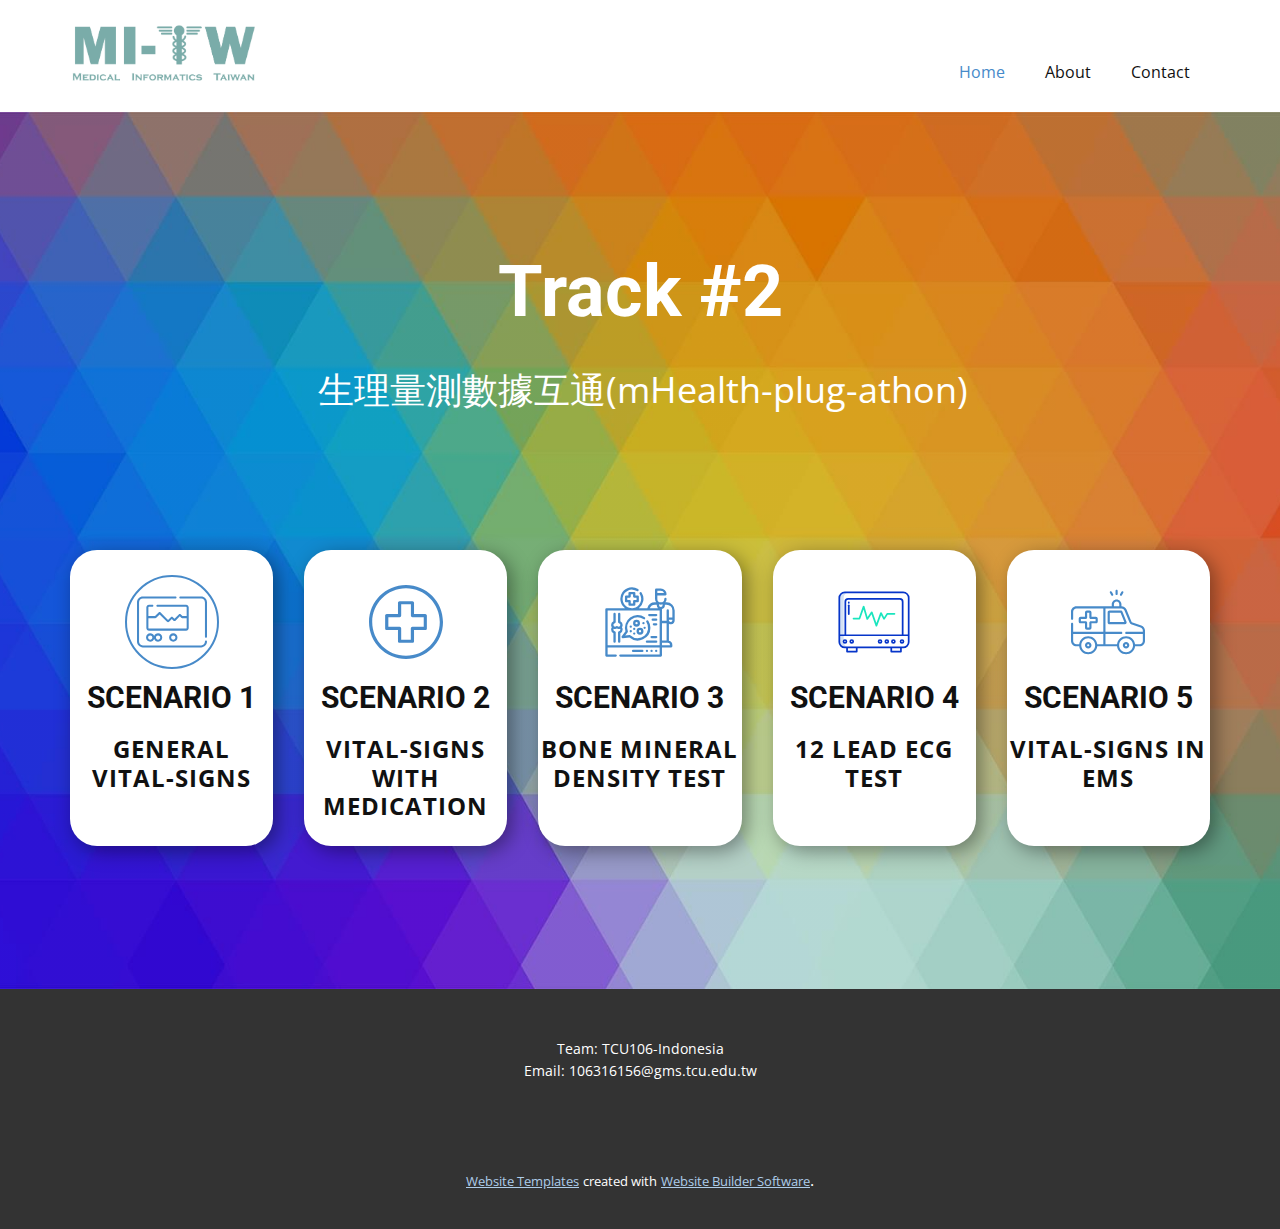
<file: index.html>
<!DOCTYPE html>
<html style="font-size: 16px;">
  <head>
    <meta name="viewport" content="width=device-width, initial-scale=1.0">
    <meta charset="utf-8">
    <meta name="keywords" content="​Track #2">
    <meta name="description" content="">
    <meta name="page_type" content="np-template-header-footer-from-plugin">
    <title>Home</title>
    <link rel="stylesheet" href="nicepage.css" media="screen">
<link rel="stylesheet" href="Home.css" media="screen">
    <script class="u-script" type="text/javascript" src="jquery.js" defer=""></script>
    <script class="u-script" type="text/javascript" src="nicepage.js" defer=""></script>
    <meta name="generator" content="Nicepage 3.28.7, nicepage.com">
    <link id="u-theme-google-font" rel="stylesheet" href="https://fonts.googleapis.com/css?family=Roboto:100,100i,300,300i,400,400i,500,500i,700,700i,900,900i|Open+Sans:300,300i,400,400i,600,600i,700,700i,800,800i">
    
    
    <script type="application/ld+json">{
		"@context": "http://schema.org",
		"@type": "Organization",
		"name": "",
		"logo": "images/MITW_logo.png"
}</script>
    <meta name="theme-color" content="#478ac9">
    <meta property="og:title" content="Home">
    <meta property="og:type" content="website">
  </head>
  <body data-home-page="Home.html" data-home-page-title="Home" class="u-body"><header class="u-clearfix u-header u-header" id="sec-9c23"><div class="u-clearfix u-sheet u-valign-middle u-sheet-1">
        <a href="https://nicepage.com" class="u-image u-logo u-image-1" data-image-width="1093" data-image-height="368">
          <img src="images/MITW_logo.png" class="u-logo-image u-logo-image-1">
        </a>
        <nav class="u-menu u-menu-dropdown u-offcanvas u-menu-1">
          <div class="menu-collapse" style="font-size: 1rem; letter-spacing: 0px;">
            <a class="u-button-style u-custom-left-right-menu-spacing u-custom-padding-bottom u-custom-top-bottom-menu-spacing u-nav-link u-text-active-palette-1-base u-text-hover-palette-2-base" href="#">
              <svg><use xmlns:xlink="http://www.w3.org/1999/xlink" xlink:href="#menu-hamburger"></use></svg>
              <svg version="1.1" xmlns="http://www.w3.org/2000/svg" xmlns:xlink="http://www.w3.org/1999/xlink"><defs><symbol id="menu-hamburger" viewBox="0 0 16 16" style="width: 16px; height: 16px;"><rect y="1" width="16" height="2"></rect><rect y="7" width="16" height="2"></rect><rect y="13" width="16" height="2"></rect>
</symbol>
</defs></svg>
            </a>
          </div>
          <div class="u-custom-menu u-nav-container">
            <ul class="u-nav u-unstyled u-nav-1"><li class="u-nav-item"><a class="u-button-style u-nav-link u-text-active-palette-1-base u-text-hover-palette-2-base" href="Home.html" style="padding: 10px 20px;">Home</a>
</li><li class="u-nav-item"><a class="u-button-style u-nav-link u-text-active-palette-1-base u-text-hover-palette-2-base" href="About.html" style="padding: 10px 20px;">About</a>
</li><li class="u-nav-item"><a class="u-button-style u-nav-link u-text-active-palette-1-base u-text-hover-palette-2-base" href="Contact.html" style="padding: 10px 20px;">Contact</a>
</li></ul>
          </div>
          <div class="u-custom-menu u-nav-container-collapse">
            <div class="u-black u-container-style u-inner-container-layout u-opacity u-opacity-95 u-sidenav">
              <div class="u-inner-container-layout u-sidenav-overflow">
                <div class="u-menu-close"></div>
                <ul class="u-align-center u-nav u-popupmenu-items u-unstyled u-nav-2"><li class="u-nav-item"><a class="u-button-style u-nav-link" href="Home.html" style="padding: 10px 20px;">Home</a>
</li><li class="u-nav-item"><a class="u-button-style u-nav-link" href="About.html" style="padding: 10px 20px;">About</a>
</li><li class="u-nav-item"><a class="u-button-style u-nav-link" href="Contact.html" style="padding: 10px 20px;">Contact</a>
</li></ul>
              </div>
            </div>
            <div class="u-black u-menu-overlay u-opacity u-opacity-70"></div>
          </div>
        </nav>
      </div></header>
    <section class="skrollable skrollable-between u-align-center u-clearfix u-image u-shading u-section-1" src="" id="carousel_0955" data-image-width="1889" data-image-height="1080">
      <div class="u-clearfix u-sheet u-sheet-1">
        <h1 class="u-text u-text-body-alt-color u-text-default u-text-1"> Track #2 </h1>
        <p class="u-large-text u-text u-text-body-alt-color u-text-variant u-text-2"> &nbsp;<span style="font-size: 2.25rem;">生理量測數據互通(mHealth-plug-athon)</span>
        </p>
        <div class="u-expanded-width u-list u-list-1">
          <div class="u-repeater u-repeater-1">
            <div class="u-align-center u-container-style u-list-item u-radius-27 u-repeater-item u-shape-round u-white u-list-item-1" data-href="Scenario_1.html" data-page-id="80520318" data-target="_blank">
              <div class="u-container-layout u-similar-container u-valign-top u-container-layout-1"><span class="u-border-2 u-border-palette-1-base u-icon u-icon-circle u-spacing-10 u-text-palette-1-base u-icon-1"><svg class="u-svg-link" preserveAspectRatio="xMidYMin slice" viewBox="0 0 512 512" style=""><use xmlns:xlink="http://www.w3.org/1999/xlink" xlink:href="#svg-0e76"></use></svg><svg class="u-svg-content" viewBox="0 0 512 512" id="svg-0e76"><path d="m504.489 392.012c-4.149 0-7.511 3.363-7.511 7.511 0 15.186-12.354 27.54-27.54 27.54h-426.876c-15.186 0-27.54-12.355-27.54-27.54v-287.046c0-15.186 12.355-27.54 27.54-27.54h238.867c4.149 0 7.511-3.363 7.511-7.511s-3.362-7.511-7.511-7.511h-238.867c-23.469 0-42.562 19.093-42.562 42.562v287.045c0 23.469 19.093 42.562 42.562 42.562h426.875c23.469 0 42.562-19.093 42.562-42.562.001-4.147-3.361-7.51-7.51-7.51z"></path><path d="m469.438 69.915h-152.256c-4.149 0-7.511 3.363-7.511 7.511s3.362 7.511 7.511 7.511h152.255c15.185 0 27.54 12.355 27.54 27.54v251.023c0 4.148 3.362 7.511 7.511 7.511s7.511-3.363 7.511-7.511v-251.023c.001-23.469-19.092-42.562-42.561-42.562z"></path><path d="m378.282 299.944v-151.441c0-10.768-8.761-19.529-19.529-19.529h-209.225c-4.148 0-7.511 3.363-7.511 7.511s3.363 7.511 7.511 7.511h209.225c2.485 0 4.507 2.022 4.507 4.507v64.311h-30.648l-11.886-11.885c-1.986-1.987-4.627-3.081-7.437-3.081s-5.45 1.094-7.436 3.08l-31.496 31.496-12.076-12.077c-1.986-1.987-4.628-3.081-7.437-3.081s-5.449 1.094-7.436 3.08l-20.368 20.368-54.103-54.103c-1.986-1.986-4.627-3.08-7.436-3.08s-5.45 1.094-7.435 3.08l-26.201 26.2h-48.478v-64.309c0-2.485 2.022-4.507 4.507-4.507h24.28c4.148 0 7.511-3.363 7.511-7.511s-3.363-7.511-7.511-7.511h-24.28c-10.768 0-19.529 8.76-19.529 19.529v151.441c0 10.768 8.76 19.529 19.529 19.529h270.859c10.768 0 19.529-8.76 19.529-19.528zm-294.895 0v-72.11h50.344c2.81 0 5.452-1.095 7.436-3.08l24.334-24.333 54.104 54.104c2.05 2.049 4.742 3.074 7.435 3.074 2.692 0 5.386-1.025 7.435-3.075l20.369-20.368 12.079 12.079c4.098 4.098 10.769 4.098 14.87-.001l31.495-31.496 10.02 10.02c1.986 1.986 4.627 3.08 7.436 3.08h32.515v72.108c0 2.485-2.022 4.507-4.507 4.507h-270.858c-2.485-.003-4.507-2.024-4.507-4.509z"></path><path d="m234.841 369.792c0 16.877 13.73 30.607 30.607 30.607s30.607-13.731 30.607-30.607-13.73-30.607-30.607-30.607c-16.877-.001-30.607 13.73-30.607 30.607zm46.192 0c0 8.594-6.992 15.585-15.585 15.585-8.594 0-15.585-6.992-15.585-15.585s6.991-15.585 15.585-15.585c8.593-.001 15.585 6.991 15.585 15.585z"></path><path d="m125.458 359.083c-4.351-11.61-15.559-19.898-28.67-19.898-16.877 0-30.607 13.731-30.607 30.607s13.731 30.607 30.607 30.607c13.111 0 24.319-8.288 28.67-19.898 4.351 11.61 15.559 19.898 28.67 19.898 16.877 0 30.607-13.731 30.607-30.607s-13.731-30.607-30.607-30.607c-13.111-.001-24.319 8.288-28.67 19.898zm-28.67 26.294c-8.594 0-15.585-6.992-15.585-15.585s6.992-15.585 15.585-15.585 15.585 6.992 15.585 15.585-6.991 15.585-15.585 15.585zm72.925-15.585c0 8.594-6.992 15.585-15.585 15.585s-15.585-6.992-15.585-15.585 6.992-15.585 15.585-15.585 15.585 6.991 15.585 15.585z"></path></svg></span>
                <h3 class="u-align-center u-text u-text-3"> SCENARIO 1</h3>
                <h4 class="u-align-center u-custom-font u-text u-text-font u-text-4"> General Vital-Signs<br>&nbsp;
                </h4>
              </div>
            </div>
            <div class="u-align-center u-container-style u-list-item u-radius-27 u-repeater-item u-shape-round u-white u-list-item-2" data-href="Contact.html" data-page-id="144311933" data-target="_blank">
              <div class="u-container-layout u-similar-container u-valign-top u-container-layout-2"><span class="u-icon u-icon-circle u-spacing-10 u-icon-2"><svg class="u-svg-link" preserveAspectRatio="xMidYMin slice" viewBox="0 0 332 332" style=""><use xmlns:xlink="http://www.w3.org/1999/xlink" xlink:href="#svg-8ffe"></use></svg><svg class="u-svg-content" viewBox="0 0 332 332" x="0px" y="0px" id="svg-8ffe" style="enable-background:new 0 0 332 332;"><g><g><path d="M166,0C74.4,0,0,74.4,0,166s74.4,166,166,166s166-74.4,166-166S257.6,0,166,0z M166,317.6c-83.6,0-151.6-68-151.6-151.6    S82.4,14.4,166,14.4s151.6,68,151.6,151.6S249.6,317.6,166,317.6z"></path>
</g>
</g><g><g><path d="M252.4,130H202V79.6c0-4-3.2-7.2-7.2-7.2h-57.6c-4,0-7.2,3.2-7.2,7.2V130H79.6c-4,0-7.2,3.2-7.2,7.2v57.6    c0,4,3.2,7.2,7.2,7.2H130v50.4c0,4,3.2,7.2,7.2,7.2h57.6c4,0,7.2-3.2,7.2-7.2V202h50.4c4,0,7.2-3.2,7.2-7.2v-57.6    C259.2,133.2,256,130,252.4,130z M245.6,187.6h-0.4h-50.4c-4,0-7.2,3.2-7.2,7.2v50.4h-43.2v-50.4c0-4-3.2-7.2-7.2-7.2H86.8v-43.2    h50.4c4,0,7.2-3.2,7.2-7.2V86.8H188v50.4c0,4,3.2,7.2,7.2,7.2h50.4V187.6z"></path>
</g>
</g></svg></span>
                <h3 class="u-align-center u-text u-text-5"> SCENARIO 2</h3>
                <h4 class="u-align-center u-custom-font u-text u-text-font u-text-6"> Vital-Signs With Medication</h4>
              </div>
            </div>
            <div class="u-align-center u-container-style u-list-item u-radius-27 u-repeater-item u-shape-round u-white u-list-item-3" data-href="About.html" data-page-id="77826056" data-target="_blank">
              <div class="u-container-layout u-similar-container u-valign-top u-container-layout-3"><span class="u-icon u-icon-circle u-spacing-10 u-icon-3"><svg class="u-svg-link" preserveAspectRatio="xMidYMin slice" viewBox="0 0 64 64" style=""><use xmlns:xlink="http://www.w3.org/1999/xlink" xlink:href="#svg-28a6"></use></svg><svg class="u-svg-content" viewBox="0 0 64 64" id="svg-28a6"><path d="M55,15H53.974A4.948,4.948,0,0,0,55,12a1,1,0,0,0-2,0,3,3,0,0,1-6,0V9h7a1,1,0,0,0,1-1,5.006,5.006,0,0,0-5-5H46a1,1,0,0,0-1,1v8a4.948,4.948,0,0,0,1.026,3H45a6.957,6.957,0,0,0-6.7,5H30.974A9.956,9.956,0,0,0,33.459,6.682a1,1,0,1,0-1.691,1.066,8.019,8.019,0,1,1-2.516-2.516,1,1,0,1,0,1.066-1.691A9.987,9.987,0,0,0,19.026,20H3a1,1,0,0,0-1,1V61a1,1,0,0,0,1,1h8a1,1,0,0,0,0-2H4V54H49v6H15a1,1,0,0,0,0,2H50a1,1,0,0,0,1-1V54h8a1,1,0,0,0,1-1V52a4,4,0,0,0-3-3.858V33.664c.061.029.127.049.19.075l.105.042A3.492,3.492,0,0,0,58.484,34l.024,0c.058,0,.117-.006.175-.009s.117,0,.176-.006A3.608,3.608,0,0,0,62,30.36V22A7.009,7.009,0,0,0,55,15ZM51,48V33h4V48Zm6-18h3v.357a1.6,1.6,0,0,1-1.342,1.635,1.5,1.5,0,0,1-1.164-.38A1.484,1.484,0,0,1,57,30.5Zm3-8v6H57V22a1,1,0,0,0-2,0v9H51V21a1,1,0,0,0-.031-.154A3.493,3.493,0,0,0,53.5,17.5V17H55A5.006,5.006,0,0,1,60,22Zm-8.5-5.255V17.5a1.5,1.5,0,0,1-3,0v-.755a4.539,4.539,0,0,0,3,0ZM47,5h3a3.006,3.006,0,0,1,2.829,2H47ZM45,17h1.5v.5A3.485,3.485,0,0,0,47.558,20H40.436A4.958,4.958,0,0,1,45,17ZM4,52V22H49V52Zm54,0H51V50h5A2,2,0,0,1,58,52Z"></path><path d="M41,37a10.951,10.951,0,0,0-1.826-6.064,1,1,0,1,0-1.668,1.1A8.991,8.991,0,0,1,23.889,43.592a1,1,0,0,0-.788-.261l-3.917.426,2.171-2.893a1,1,0,0,0,.146-.926A8.992,8.992,0,0,1,34.96,29.494a1,1,0,1,0,1.1-1.668,10.986,10.986,0,0,0-16.617,12.25L16.2,44.4a1,1,0,0,0,.908,1.595l5.768-.627A10.988,10.988,0,0,0,41,37Z"></path><path d="M16.356,36.51A3.476,3.476,0,0,0,17,34.5a3.514,3.514,0,0,0-2-3.162V25a1,1,0,0,0-2,0v7.051a1,1,0,0,0,.8.98A1.5,1.5,0,0,1,13.5,36a1.484,1.484,0,0,1-.9-.309,1,1,0,0,0-1.208,0,1.484,1.484,0,0,1-.9.309,1.5,1.5,0,0,1-.3-2.969,1,1,0,0,0,.8-.98V25a1,1,0,0,0-2,0v6.338A3.514,3.514,0,0,0,7,34.5a3.471,3.471,0,0,0,.641,2.007A3.476,3.476,0,0,0,7,38.5a3.514,3.514,0,0,0,2,3.162V49a1,1,0,0,0,2,0V40.949a1,1,0,0,0-.8-.98A1.5,1.5,0,0,1,9,38.5a1.455,1.455,0,0,1,.216-.752A3.422,3.422,0,0,0,12,37.656,3.424,3.424,0,0,0,13.5,38a3.466,3.466,0,0,0,1.283-.251A1.461,1.461,0,0,1,15,38.5a1.5,1.5,0,0,1-1.2,1.469,1,1,0,0,0-.8.98V49a1,1,0,0,0,2,0V41.662A3.514,3.514,0,0,0,17,38.5,3.46,3.46,0,0,0,16.356,36.51Z"></path><path d="M32,33a3,3,0,1,0-3,3A3,3,0,0,0,32,33Zm-4,0a1,1,0,1,1,1,1A1,1,0,0,1,28,33Z"></path><path d="M32,43a3,3,0,1,0-3-3A3,3,0,0,0,32,43Zm0-4a1,1,0,1,1-1,1A1,1,0,0,1,32,39Z"></path><circle cx="35" cy="33" r="1"></circle><circle cx="27" cy="42" r="1"></circle><circle cx="24" cy="40" r="1"></circle><circle cx="27" cy="38" r="1"></circle><circle cx="36" cy="37" r="1"></circle><circle cx="24" cy="36" r="1"></circle><path d="M46,25H40a1,1,0,0,0,0,2h6a1,1,0,0,0,0-2Z"></path><path d="M46,29H43a1,1,0,0,0,0,2h3a1,1,0,0,0,0-2Z"></path><path d="M46,33H44a1,1,0,0,0,0,2h2a1,1,0,0,0,0-2Z"></path><path d="M46,48H38a1,1,0,0,0,0,2h8a1,1,0,0,0,0-2Z"></path><path d="M46,44H42a1,1,0,0,0,0,2h4a1,1,0,0,0,0-2Z"></path><circle cx="46" cy="57" r="1"></circle><circle cx="42" cy="57" r="1"></circle><circle cx="38" cy="57" r="1"></circle><path d="M34,58a1,1,0,0,0,0-2H26a1,1,0,0,0,0,2Z"></path><path d="M23,18h4a1,1,0,0,0,1-1V15h2a1,1,0,0,0,1-1V10a1,1,0,0,0-1-1H28V7a1,1,0,0,0-1-1H23a1,1,0,0,0-1,1V9H20a1,1,0,0,0-1,1v4a1,1,0,0,0,1,1h2v2A1,1,0,0,0,23,18Zm-2-5V11h2a1,1,0,0,0,1-1V8h2v2a1,1,0,0,0,1,1h2v2H27a1,1,0,0,0-1,1v2H24V14a1,1,0,0,0-1-1Z"></path></svg></span>
                <h3 class="u-align-center u-text u-text-7"> SCENARIO 3</h3>
                <h4 class="u-align-center u-custom-font u-text u-text-font u-text-8"> Bone Mineral Density Test</h4>
              </div>
            </div>
            <div class="u-align-center u-container-style u-list-item u-radius-27 u-repeater-item u-shape-round u-white u-list-item-4" data-href="Contact.html" data-page-id="144311933" data-target="_blank">
              <div class="u-container-layout u-similar-container u-valign-top u-container-layout-4"><span class="u-icon u-icon-circle u-spacing-10 u-icon-4"><svg class="u-svg-link" preserveAspectRatio="xMidYMin slice" viewBox="0 0 512 512" style=""><use xmlns:xlink="http://www.w3.org/1999/xlink" xlink:href="#svg-ce94"></use></svg><svg class="u-svg-content" viewBox="0 0 512 512" id="svg-ce94"><path d="m84 432a38.133 38.133 0 0 1 -38-38.16v-304.77a38.062 38.062 0 0 1 38-38.07h-30a38.062 38.062 0 0 0 -38 38.07v304.77a38.133 38.133 0 0 0 38 38.16z" fill="#d4e1f4"></path><path d="m272.6 287.522h.034a6 6 0 0 0 5.645-3.968l26.966-74.932 15.027 28.771a6 6 0 0 0 10.4.406l20.073-32.064h46.862a6 6 0 0 0 0-12h-50.178a6 6 0 0 0 -5.086 2.816l-16.281 26.005-16.511-31.614a6 6 0 0 0 -10.964.747l-25.851 71.832-26.591-76.58a6 6 0 0 0 -10.632-1.4l-23.913 35.207-21.6-73.228a6 6 0 0 0 -11.423-.268l-27.4 78.957h-36.79a6 6 0 0 0 0 12h41.054a6 6 0 0 0 5.668-4.033l22.669-65.324 19.906 67.462a6 6 0 0 0 10.718 1.672l24.326-35.821 28.239 81.325a6 6 0 0 0 5.633 4.032z" fill="#1ae5be"></path><g fill="#0635c9"><path d="m458 45.074h-404a44.049 44.049 0 0 0 -44 44v304.766a44.049 44.049 0 0 0 44 44h9.631v23.086a6 6 0 0 0 6 6h66.839a6 6 0 0 0 6-6v-23.086h227.06v23.086a6 6 0 0 0 6 6h66.839a6 6 0 0 0 6-6v-23.086h9.631a44.049 44.049 0 0 0 44-44v-304.766a44.049 44.049 0 0 0 -44-44zm-327.53 409.852h-54.839v-17.086h54.839zm305.9 0h-54.84v-17.086h54.839zm21.63-29.086h-404a32.036 32.036 0 0 1 -32-32v-40.194h468v40.194a32.036 32.036 0 0 1 -32 32zm-9.739-84.194h-384.522v-225.7a14.017 14.017 0 0 1 14-14h356.522a14.017 14.017 0 0 1 14 14zm41.739 0h-29.739v-225.7a26.03 26.03 0 0 0 -26-26h-356.522a26.03 26.03 0 0 0 -26 26v225.7h-29.739v-252.572a32.036 32.036 0 0 1 32-32h404a32.036 32.036 0 0 1 32 32z"></path><path d="m55.153 374.53a16.074 16.074 0 1 0 16.047 16.07 16.08 16.08 0 0 0 -16.047-16.07zm0 20.148a4.074 4.074 0 1 1 4.047-4.078 4.066 4.066 0 0 1 -4.047 4.078z"></path><path d="m101.914 374.53a16.074 16.074 0 1 0 16.051 16.07 16.081 16.081 0 0 0 -16.051-16.07zm0 20.148a4.074 4.074 0 1 1 4.051-4.074 4.066 4.066 0 0 1 -4.051 4.074z"></path><path d="m297.814 374.53a16.074 16.074 0 1 0 16.05 16.074 16.08 16.08 0 0 0 -16.05-16.074zm0 20.148a4.074 4.074 0 1 1 4.05-4.074 4.066 4.066 0 0 1 -4.05 4.074z"></path><path d="m344.575 374.53a16.074 16.074 0 1 0 16.05 16.074 16.081 16.081 0 0 0 -16.05-16.074zm0 20.148a4.074 4.074 0 1 1 4.05-4.074 4.067 4.067 0 0 1 -4.05 4.074z"></path><path d="m390.167 374.53a16.074 16.074 0 1 0 16.051 16.07 16.08 16.08 0 0 0 -16.051-16.07zm0 20.148a4.074 4.074 0 1 1 4.051-4.074 4.066 4.066 0 0 1 -4.051 4.074z"></path><path d="m449.787 374.53a16.074 16.074 0 1 0 16.051 16.07 16.081 16.081 0 0 0 -16.051-16.07zm0 20.148a4.074 4.074 0 1 1 4.051-4.074 4.066 4.066 0 0 1 -4.051 4.074z"></path><path d="m81.512 114.649a6 6 0 0 0 -6 6v2.362a6 6 0 0 0 12 0v-2.362a6 6 0 0 0 -6-6z"></path><path d="m81.512 134.211a6 6 0 0 0 -6 6v60.7a6 6 0 0 0 12 0v-60.7a6 6 0 0 0 -6-6z"></path>
</g></svg></span>
                <h3 class="u-align-center u-text u-text-9"> SCENARIO 4</h3>
                <h4 class="u-align-center u-custom-font u-text u-text-font u-text-10"> 12 Lead ECG Test<br>
                  <br>
                </h4>
              </div>
            </div>
            <div class="u-align-center u-container-style u-list-item u-radius-27 u-repeater-item u-shape-round u-white u-list-item-5" data-href="About.html" data-page-id="77826056" data-target="_blank">
              <div class="u-container-layout u-similar-container u-valign-top u-container-layout-5"><span class="u-icon u-icon-circle u-spacing-10 u-icon-5"><svg class="u-svg-link" preserveAspectRatio="xMidYMin slice" viewBox="0 0 512 512" style=""><use xmlns:xlink="http://www.w3.org/1999/xlink" xlink:href="#svg-95e7"></use></svg><svg class="u-svg-content" viewBox="0 0 512 512" id="svg-95e7"><g><path d="m315.5 69.721c4.143 0 7.5-3.358 7.5-7.5v-22.649c0-4.142-3.357-7.5-7.5-7.5s-7.5 3.358-7.5 7.5v22.649c0 4.142 3.357 7.5 7.5 7.5zm-36.904 1.392c2.055 3.646 6.664 4.851 10.217 2.847 3.608-2.035 4.883-6.609 2.848-10.217l-9.511-16.86c-2.034-3.607-6.61-4.881-10.217-2.847-3.608 2.035-4.883 6.609-2.848 10.217zm63.592 2.847c3.545 1.999 8.161.799 10.217-2.847l9.511-16.86c2.035-3.608.761-8.182-2.848-10.217-3.605-2.035-8.182-.76-10.217 2.847l-9.511 16.86c-2.035 3.608-.761 8.182 2.848 10.217zm144.173 206.015-60.8-20.26c-3.446-1.149-6.219-3.742-7.605-7.116l-33.879-82.428c-5.798-14.118-19.413-23.241-34.688-23.241h-.389v-13.502c0-18.472-15.028-33.5-33.5-33.5s-33.5 15.028-33.5 33.5v13.502h-50.961c-.013 0-.026-.002-.039-.002s-.026.002-.039.002h-193.461c-20.678 0-37.5 16.822-37.5 37.5v49.498c0 4.142 3.357 7.5 7.5 7.5s7.5-3.358 7.5-7.5v-49.498c0-12.407 10.094-22.5 22.5-22.5h186v161.998h-208.5v-55c0-4.142-3.357-7.5-7.5-7.5s-7.5 3.358-7.5 7.5v118.002c0 20.678 16.822 37.5 37.5 37.5h19.212c3.723 31.212 30.339 55.498 62.538 55.498s58.815-24.286 62.538-55.498h136.674c3.723 31.212 30.339 55.498 62.538 55.498s58.815-24.286 62.538-55.498h30.962c20.678 0 37.5-16.822 37.5-37.5v-71.38c0-16.171-10.304-30.468-25.639-35.575zm-367.111 184.953c-26.468 0-48-21.533-48-48s21.532-48 48-48 48 21.533 48 48-21.532 48-48 48zm104.25-55.498h-41.712c-3.721-31.214-30.339-55.502-62.538-55.502s-58.817 24.288-62.538 55.502h-19.212c-12.406 0-22.5-10.093-22.5-22.5v-48.002h208.5zm73.5-276.002c0-10.201 8.299-18.5 18.5-18.5s18.5 8.299 18.5 18.5v13.502h-37zm84 331.5c-26.468 0-48-21.533-48-48s21.532-48 48-48 48 21.533 48 48-21.532 48-48 48zm116-141h-114.397c-4.143 0-7.5 3.358-7.5 7.5s3.357 7.5 7.5 7.5h114.397v48.002c0 12.407-10.094 22.5-22.5 22.5h-30.962c-3.721-31.214-30.339-55.502-62.538-55.502s-58.817 24.288-62.538 55.502h-79.962v-70.502h109.103c4.143 0 7.5-3.358 7.5-7.5s-3.357-7.5-7.5-7.5h-109.103v-161.998h110.89c9.165 0 17.335 5.471 20.813 13.941l33.879 82.43c3.047 7.413 9.147 13.114 16.737 15.644l60.801 20.26c9.199 3.064 15.38 11.642 15.38 21.344zm-140.781-139.167c-1.915-4.758-6.467-7.833-11.596-7.833h-78.623c-6.893 0-12.5 5.607-12.5 12.5v69.5c0 6.893 5.607 12.5 12.5 12.5h106.598c8.63.064 14.889-9.16 11.596-17.168zm-87.719 71.667v-64.5h74.434l25.963 64.5zm112.5 138c-12.406 0-22.5 10.093-22.5 22.5s10.094 22.5 22.5 22.5 22.5-10.093 22.5-22.5-10.094-22.5-22.5-22.5zm0 30c-4.136 0-7.5-3.364-7.5-7.5s3.364-7.5 7.5-7.5 7.5 3.364 7.5 7.5-3.364 7.5-7.5 7.5zm-252.75-247.5h-18c-7.444 0-13.5 6.056-13.5 13.5v30h-30c-7.444 0-13.5 6.056-13.5 13.5v18c0 7.444 6.056 13.5 13.5 13.5h30v30c0 7.444 6.056 13.5 13.5 13.5h18c7.444 0 13.5-6.056 13.5-13.5v-30h30c7.444 0 13.5-6.056 13.5-13.5v-18c0-7.444-6.056-13.5-13.5-13.5h-30v-30c0-7.444-6.056-13.5-13.5-13.5zm42 58.5v15h-33c-5.79 0-10.5 4.71-10.5 10.5v33h-15v-33c0-5.79-4.71-10.5-10.5-10.5h-33v-15h33c5.79 0 10.5-4.71 10.5-10.5v-33h15v33c0 5.79 4.71 10.5 10.5 10.5zm-51 159c-12.406 0-22.5 10.093-22.5 22.5s10.094 22.5 22.5 22.5 22.5-10.093 22.5-22.5-10.094-22.5-22.5-22.5zm0 30c-4.136 0-7.5-3.364-7.5-7.5s3.364-7.5 7.5-7.5 7.5 3.364 7.5 7.5-3.364 7.5-7.5 7.5z"></path>
</g></svg></span>
                <h3 class="u-align-center u-text u-text-11"> SCENARIO 5</h3>
                <h4 class="u-align-center u-custom-font u-text u-text-font u-text-12"> Vital-Signs in EMS<br>
                  <br>
                </h4>
              </div>
            </div>
          </div>
        </div>
      </div>
    </section>
    
    
    <footer class="u-align-center u-clearfix u-footer u-grey-80 u-footer" id="sec-4668"><div class="u-clearfix u-sheet u-sheet-1">
        <p class="u-small-text u-text u-text-variant u-text-1">Team: TCU106-Indonesia<br>Email: 106316156@gms.tcu.edu.tw
        </p>
      </div></footer>
    <section class="u-backlink u-clearfix u-grey-80">
      <a class="u-link" href="https://nicepage.com/website-templates" target="_blank">
        <span>Website Templates</span>
      </a>
      <p class="u-text">
        <span>created with</span>
      </p>
      <a class="u-link" href="" target="_blank">
        <span>Website Builder Software</span>
      </a>. 
    </section>
  </body>
</html>
</file>
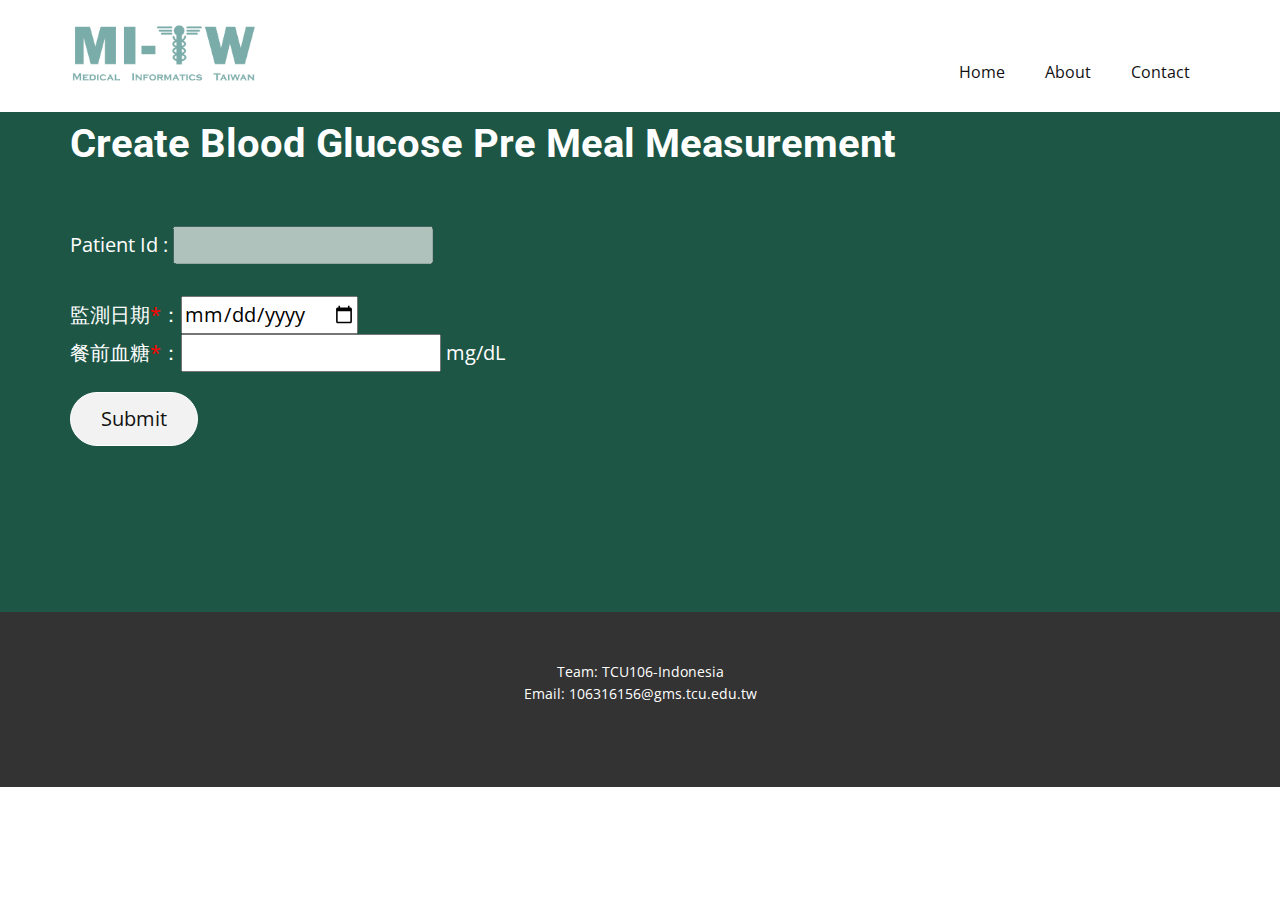
<file: BloodGlucosePreMeal_Measurement.html>
<!DOCTYPE html>
<html style="font-size: 16px;">
  <head>
    <meta name="viewport" content="width=device-width, initial-scale=1.0">
    <meta charset="utf-8">
    <meta name="keywords" content="Scenario 1​">
    <meta name="description" content="">
    <meta name="page_type" content="np-template-header-footer-from-plugin">
    <title>BloodGlucosePreMeal_Measurement</title>
    <link rel="stylesheet" href="nicepage.css" media="screen">
    <link rel="stylesheet" href="BloodGlucosePreMeal_Measurement.css" media="screen">
    <script class="u-script" type="text/javascript" src="jquery.js" defer=""></script>
    <script class="u-script" type="text/javascript" src="nicepage.js" defer=""></script>
    <script src="setting.js"></script>
    <script src="HTTP2019.js"></script>
    <script src="FhirJSON_Resource.js"></script>
    <script src="CommonJS.js"></script>
    <meta name="generator" content="Nicepage 3.28.7, nicepage.com">
    <link id="u-theme-google-font" rel="stylesheet" href="https://fonts.googleapis.com/css?family=Roboto:100,100i,300,300i,400,400i,500,500i,700,700i,900,900i|Open+Sans:300,300i,400,400i,600,600i,700,700i,800,800i">
    
    
    <script type="application/ld+json">{
		"@context": "http://schema.org",
		"@type": "Organization",
		"name": "",
		"logo": "images/MITW_logo.png"
}</script>
    <meta name="theme-color" content="#478ac9">
    <meta property="og:title" content="BloodGlucosePreMeal_Measurement">
    <meta property="og:type" content="website">
  </head>
  <body class="u-body"><header class="u-clearfix u-header u-header" id="sec-9c23"><div class="u-clearfix u-sheet u-valign-middle u-sheet-1">
        <a href="https://nicepage.com" class="u-image u-logo u-image-1" data-image-width="1093" data-image-height="368">
          <img src="images/MITW_logo.png" class="u-logo-image u-logo-image-1">
        </a>
        <nav class="u-menu u-menu-dropdown u-offcanvas u-menu-1">
          <div class="menu-collapse" style="font-size: 1rem; letter-spacing: 0px;">
            <a class="u-button-style u-custom-left-right-menu-spacing u-custom-padding-bottom u-custom-top-bottom-menu-spacing u-nav-link u-text-active-palette-1-base u-text-hover-palette-2-base" href="#">
              <svg><use xmlns:xlink="http://www.w3.org/1999/xlink" xlink:href="#menu-hamburger"></use></svg>
              <svg version="1.1" xmlns="http://www.w3.org/2000/svg" xmlns:xlink="http://www.w3.org/1999/xlink"><defs><symbol id="menu-hamburger" viewBox="0 0 16 16" style="width: 16px; height: 16px;"><rect y="1" width="16" height="2"></rect><rect y="7" width="16" height="2"></rect><rect y="13" width="16" height="2"></rect>
</symbol>
</defs></svg>
            </a>
          </div>
          <div class="u-custom-menu u-nav-container">
            <ul class="u-nav u-unstyled u-nav-1"><li class="u-nav-item"><a class="u-button-style u-nav-link u-text-active-palette-1-base u-text-hover-palette-2-base" href="Home.html" style="padding: 10px 20px;">Home</a>
</li><li class="u-nav-item"><a class="u-button-style u-nav-link u-text-active-palette-1-base u-text-hover-palette-2-base" href="About.html" style="padding: 10px 20px;">About</a>
</li><li class="u-nav-item"><a class="u-button-style u-nav-link u-text-active-palette-1-base u-text-hover-palette-2-base" href="Contact.html" style="padding: 10px 20px;">Contact</a>
</li></ul>
          </div>
          <div class="u-custom-menu u-nav-container-collapse">
            <div class="u-black u-container-style u-inner-container-layout u-opacity u-opacity-95 u-sidenav">
              <div class="u-inner-container-layout u-sidenav-overflow">
                <div class="u-menu-close"></div>
                <ul class="u-align-center u-nav u-popupmenu-items u-unstyled u-nav-2"><li class="u-nav-item"><a class="u-button-style u-nav-link" href="Home.html" style="padding: 10px 20px;">Home</a>
</li><li class="u-nav-item"><a class="u-button-style u-nav-link" href="About.html" style="padding: 10px 20px;">About</a>
</li><li class="u-nav-item"><a class="u-button-style u-nav-link" href="Contact.html" style="padding: 10px 20px;">Contact</a>
</li></ul>
              </div>
            </div>
            <div class="u-black u-menu-overlay u-opacity u-opacity-70"></div>
          </div>
        </nav>
      </div></header>
    <section class="u-clearfix u-custom-color-1 u-section-1" id="sec-4c52">
      <div class="u-clearfix u-sheet u-sheet-1">
        <h2 class="u-text u-text-default u-text-1">Create Blood Glucose Pre Meal Measurement </h2>
        <p style="font-size: 25px;">
          <form id="Observation" name="Observation" style="font-size: 20px;">
          Patient Id : <input type="text" id="PatientId_Box" name="PatientId_Box" style="color:black" disabled><br><br>
        監測日期<font  style="color:red">*</font>：<input type="date" id="Effective_Date" name="Effective_Date" style="color:black"><br>
        餐前血糖<font  style="color:red">*</font>：<input type="number" id="Measure_Value" name="Measure_Value" style="color:black" min="0"> mg/dL
        <a id="Observation" onclick='Submit_Measurement(this,1)' class="u-active-palette-3-base u-border-1 u-border-white u-btn u-btn-round u-button-style u-grey-5 u-hover-palette-3-base u-radius-50 u-text-active-white u-text-body-color u-text-hover-white u-btn-1">Submit</a>
      </form>  
      </p>
      </div>
    </section>
    
    
    <footer class="u-align-center u-clearfix u-footer u-grey-80 u-footer" id="sec-4668"><div class="u-clearfix u-sheet u-sheet-1">
        <p class="u-small-text u-text u-text-variant u-text-1">Team: TCU106-Indonesia<br>Email: 106316156@gms.tcu.edu.tw
        </p>
      </div></footer>
    <section class="u-backlink u-clearfix u-grey-80">
    </section>

    <script>
      if(sessionStorage.getItem("Patient_Id")==""){
        location = 'Scenario_1.html'
      }
      var patient_Id = sessionStorage.getItem("Patient_Id");
      var VitalSigns_Type = sessionStorage.getItem("VitalSigns_Type");
      var VitalSigns_Code = sessionStorage.getItem("VitalSigns_Code");
      document.getElementById("PatientId_Box").value = patient_Id;
      //----------------------------------------------------------
      //for : Post body weight vital sign measurement for track-2
      function EmptyForm(){
        document.getElementById("Measure_Value").value = "";
        document.getElementById("Effective_Date").value = "";
      }
      //----------------------------------------------------------
    </script>
  </body>
</html>
</file>
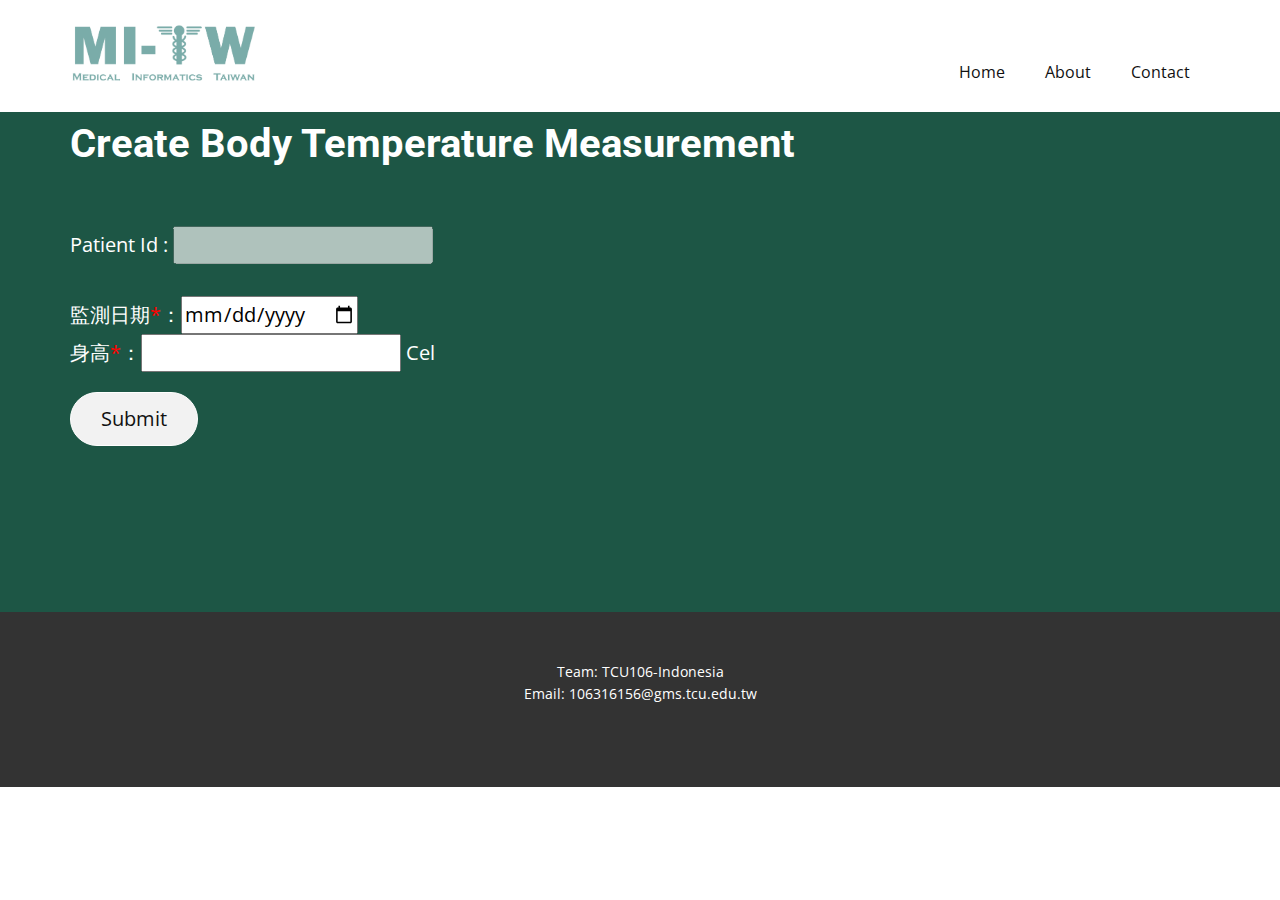
<file: BodyTemperature_Measurement.html>
<!DOCTYPE html>
<html style="font-size: 16px;">
  <head>
    <meta name="viewport" content="width=device-width, initial-scale=1.0">
    <meta charset="utf-8">
    <meta name="keywords" content="Scenario 1​">
    <meta name="description" content="">
    <meta name="page_type" content="np-template-header-footer-from-plugin">
    <title>BodyTemperature_Measurement</title>
    <link rel="stylesheet" href="nicepage.css" media="screen">
    <link rel="stylesheet" href="BodyTemperature_Measurement.css" media="screen">
    <script class="u-script" type="text/javascript" src="jquery.js" defer=""></script>
    <script class="u-script" type="text/javascript" src="nicepage.js" defer=""></script>
    <script src="setting.js"></script>
    <script src="HTTP2019.js"></script>
    <script src="FhirJSON_Resource.js"></script>
    <script src="CommonJS.js"></script>
    <meta name="generator" content="Nicepage 3.28.7, nicepage.com">
    <link id="u-theme-google-font" rel="stylesheet" href="https://fonts.googleapis.com/css?family=Roboto:100,100i,300,300i,400,400i,500,500i,700,700i,900,900i|Open+Sans:300,300i,400,400i,600,600i,700,700i,800,800i">
    
    
    <script type="application/ld+json">{
		"@context": "http://schema.org",
		"@type": "Organization",
		"name": "",
		"logo": "images/MITW_logo.png"
}</script>
    <meta name="theme-color" content="#478ac9">
    <meta property="og:title" content="BodyTemperature_Measurement">
    <meta property="og:type" content="website">
  </head>
  <body class="u-body"><header class="u-clearfix u-header u-header" id="sec-9c23"><div class="u-clearfix u-sheet u-valign-middle u-sheet-1">
        <a href="https://nicepage.com" class="u-image u-logo u-image-1" data-image-width="1093" data-image-height="368">
          <img src="images/MITW_logo.png" class="u-logo-image u-logo-image-1">
        </a>
        <nav class="u-menu u-menu-dropdown u-offcanvas u-menu-1">
          <div class="menu-collapse" style="font-size: 1rem; letter-spacing: 0px;">
            <a class="u-button-style u-custom-left-right-menu-spacing u-custom-padding-bottom u-custom-top-bottom-menu-spacing u-nav-link u-text-active-palette-1-base u-text-hover-palette-2-base" href="#">
              <svg><use xmlns:xlink="http://www.w3.org/1999/xlink" xlink:href="#menu-hamburger"></use></svg>
              <svg version="1.1" xmlns="http://www.w3.org/2000/svg" xmlns:xlink="http://www.w3.org/1999/xlink"><defs><symbol id="menu-hamburger" viewBox="0 0 16 16" style="width: 16px; height: 16px;"><rect y="1" width="16" height="2"></rect><rect y="7" width="16" height="2"></rect><rect y="13" width="16" height="2"></rect>
</symbol>
</defs></svg>
            </a>
          </div>
          <div class="u-custom-menu u-nav-container">
            <ul class="u-nav u-unstyled u-nav-1"><li class="u-nav-item"><a class="u-button-style u-nav-link u-text-active-palette-1-base u-text-hover-palette-2-base" href="Home.html" style="padding: 10px 20px;">Home</a>
</li><li class="u-nav-item"><a class="u-button-style u-nav-link u-text-active-palette-1-base u-text-hover-palette-2-base" href="About.html" style="padding: 10px 20px;">About</a>
</li><li class="u-nav-item"><a class="u-button-style u-nav-link u-text-active-palette-1-base u-text-hover-palette-2-base" href="Contact.html" style="padding: 10px 20px;">Contact</a>
</li></ul>
          </div>
          <div class="u-custom-menu u-nav-container-collapse">
            <div class="u-black u-container-style u-inner-container-layout u-opacity u-opacity-95 u-sidenav">
              <div class="u-inner-container-layout u-sidenav-overflow">
                <div class="u-menu-close"></div>
                <ul class="u-align-center u-nav u-popupmenu-items u-unstyled u-nav-2"><li class="u-nav-item"><a class="u-button-style u-nav-link" href="Home.html" style="padding: 10px 20px;">Home</a>
</li><li class="u-nav-item"><a class="u-button-style u-nav-link" href="About.html" style="padding: 10px 20px;">About</a>
</li><li class="u-nav-item"><a class="u-button-style u-nav-link" href="Contact.html" style="padding: 10px 20px;">Contact</a>
</li></ul>
              </div>
            </div>
            <div class="u-black u-menu-overlay u-opacity u-opacity-70"></div>
          </div>
        </nav>
      </div></header>
    <section class="u-clearfix u-custom-color-1 u-section-1" id="sec-4c52">
      <div class="u-clearfix u-sheet u-sheet-1">
        <h2 class="u-text u-text-default u-text-1">Create Body Temperature Measurement </h2>
        <p style="font-size: 25px;">
          <form id="Observation" name="Observation" style="font-size: 20px;">
          Patient Id : <input type="text" id="PatientId_Box" name="PatientId_Box" style="color:black" disabled><br><br>
        監測日期<font  style="color:red">*</font>：<input type="date" id="Effective_Date" name="Effective_Date" style="color:black"><br>
        身高<font  style="color:red">*</font>：<input type="number" id="Measure_Value" name="Measure_Value" style="color:black" min="0"> Cel
        <a id="Observation" onclick='Submit_Measurement(this,1)' class="u-active-palette-3-base u-border-1 u-border-white u-btn u-btn-round u-button-style u-grey-5 u-hover-palette-3-base u-radius-50 u-text-active-white u-text-body-color u-text-hover-white u-btn-1">Submit</a>
        </form>
      </p>
      </div>
    </section>
    
    
    <footer class="u-align-center u-clearfix u-footer u-grey-80 u-footer" id="sec-4668"><div class="u-clearfix u-sheet u-sheet-1">
        <p class="u-small-text u-text u-text-variant u-text-1">Team: TCU106-Indonesia<br>Email: 106316156@gms.tcu.edu.tw
        </p>
      </div></footer>
    <section class="u-backlink u-clearfix u-grey-80">
    </section>

    <script>
      if(sessionStorage.getItem("Patient_Id")==""){
        location = 'Scenario_1.html'
      }
      var patient_Id = sessionStorage.getItem("Patient_Id");
      var VitalSigns_Type = sessionStorage.getItem("VitalSigns_Type");
      var VitalSigns_Code = sessionStorage.getItem("VitalSigns_Code");
      document.getElementById("PatientId_Box").value = patient_Id;

      //----------------------------------------------------------
      //for : Post body weight vital sign measurement for track-2
      function EmptyForm(){
        document.getElementById("Measure_Value").value = "";
        document.getElementById("Effective_Date").value = "";
      }
      //----------------------------------------------------------
    </script>
  </body>
</html>
</file>
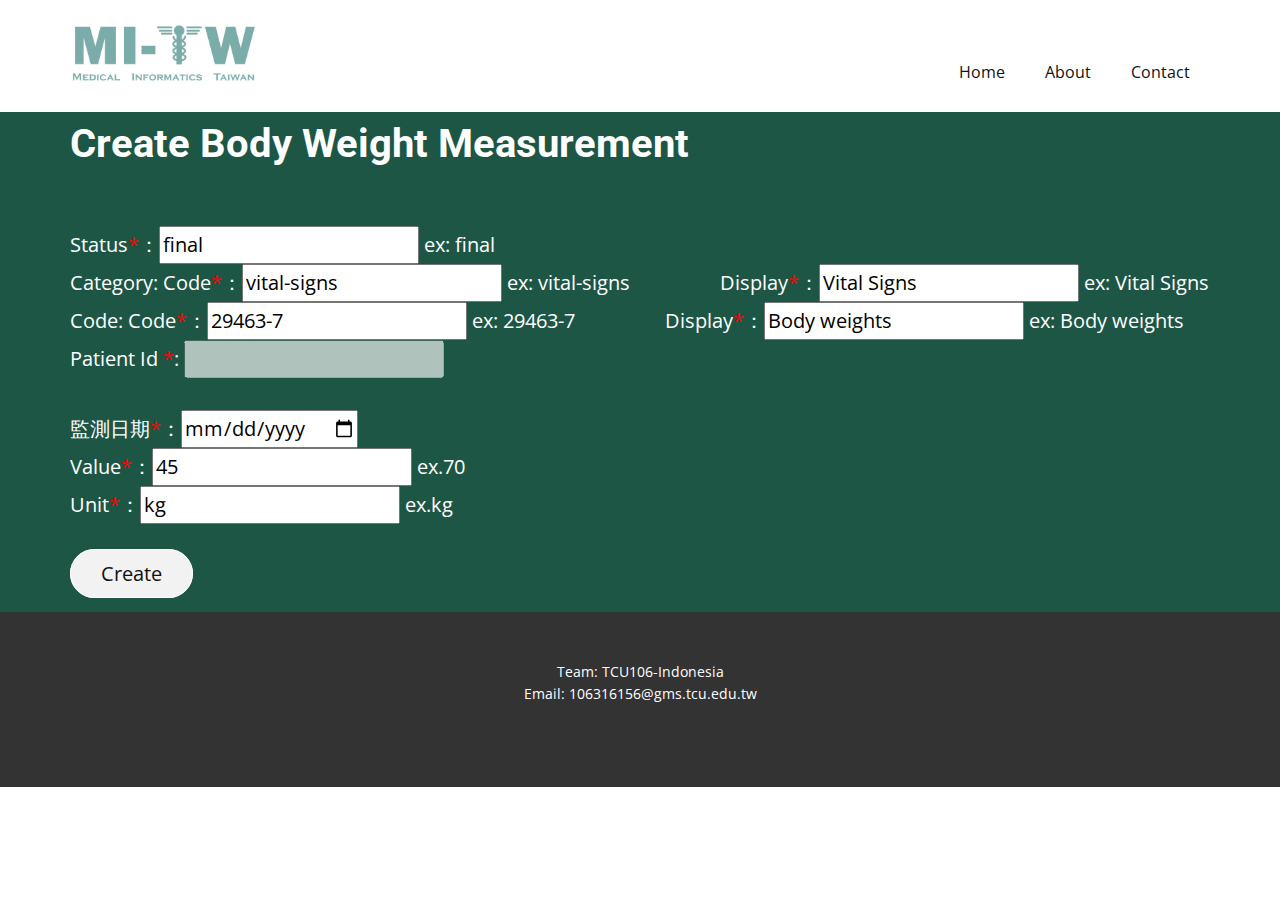
<file: BodyWeight_Measurement.html>
<!DOCTYPE html>
<html style="font-size: 16px;">
  <head>
    <meta name="viewport" content="width=device-width, initial-scale=1.0">
    <meta charset="utf-8">
    <meta name="keywords" content="Scenario 1​">
    <meta name="description" content="">
    <meta name="page_type" content="np-template-header-footer-from-plugin">
    <title>BodyWeight_Measurement</title>
    <link rel="stylesheet" href="nicepage.css" media="screen">
    <link rel="stylesheet" href="BodyWeight_Measurement.css" media="screen">
    <script class="u-script" type="text/javascript" src="jquery.js" defer=""></script>
    <script class="u-script" type="text/javascript" src="nicepage.js" defer=""></script>
    <script src="setting.js"></script>
    <script src="HTTP2019.js"></script>
    <script src="FhirJSON_Resource.js"></script>
    <script src="CommonJS.js"></script>
    <meta name="generator" content="Nicepage 3.28.7, nicepage.com">
    <link id="u-theme-google-font" rel="stylesheet" href="https://fonts.googleapis.com/css?family=Roboto:100,100i,300,300i,400,400i,500,500i,700,700i,900,900i|Open+Sans:300,300i,400,400i,600,600i,700,700i,800,800i">
    
    
    <script type="application/ld+json">{
		"@context": "http://schema.org",
		"@type": "Organization",
		"name": "",
		"logo": "images/MITW_logo.png"
}</script>
    <meta name="theme-color" content="#478ac9">
    <meta property="og:title" content="BodyWeight_Measurement">
    <meta property="og:type" content="website">
  </head>
  <body class="u-body"><header class="u-clearfix u-header u-header" id="sec-9c23"><div class="u-clearfix u-sheet u-valign-middle u-sheet-1">
        <a href="https://nicepage.com" class="u-image u-logo u-image-1" data-image-width="1093" data-image-height="368">
          <img src="images/MITW_logo.png" class="u-logo-image u-logo-image-1">
        </a>
        <nav class="u-menu u-menu-dropdown u-offcanvas u-menu-1">
          <div class="menu-collapse" style="font-size: 1rem; letter-spacing: 0px;">
            <a class="u-button-style u-custom-left-right-menu-spacing u-custom-padding-bottom u-custom-top-bottom-menu-spacing u-nav-link u-text-active-palette-1-base u-text-hover-palette-2-base" href="#">
              <svg><use xmlns:xlink="http://www.w3.org/1999/xlink" xlink:href="#menu-hamburger"></use></svg>
              <svg version="1.1" xmlns="http://www.w3.org/2000/svg" xmlns:xlink="http://www.w3.org/1999/xlink"><defs><symbol id="menu-hamburger" viewBox="0 0 16 16" style="width: 16px; height: 16px;"><rect y="1" width="16" height="2"></rect><rect y="7" width="16" height="2"></rect><rect y="13" width="16" height="2"></rect>
</symbol>
</defs></svg>
            </a>
          </div>
          <div class="u-custom-menu u-nav-container">
            <ul class="u-nav u-unstyled u-nav-1"><li class="u-nav-item"><a class="u-button-style u-nav-link u-text-active-palette-1-base u-text-hover-palette-2-base" href="Home.html" style="padding: 10px 20px;">Home</a>
</li><li class="u-nav-item"><a class="u-button-style u-nav-link u-text-active-palette-1-base u-text-hover-palette-2-base" href="About.html" style="padding: 10px 20px;">About</a>
</li><li class="u-nav-item"><a class="u-button-style u-nav-link u-text-active-palette-1-base u-text-hover-palette-2-base" href="Contact.html" style="padding: 10px 20px;">Contact</a>
</li></ul>
          </div>
          <div class="u-custom-menu u-nav-container-collapse">
            <div class="u-black u-container-style u-inner-container-layout u-opacity u-opacity-95 u-sidenav">
              <div class="u-inner-container-layout u-sidenav-overflow">
                <div class="u-menu-close"></div>
                <ul class="u-align-center u-nav u-popupmenu-items u-unstyled u-nav-2"><li class="u-nav-item"><a class="u-button-style u-nav-link" href="Home.html" style="padding: 10px 20px;">Home</a>
</li><li class="u-nav-item"><a class="u-button-style u-nav-link" href="About.html" style="padding: 10px 20px;">About</a>
</li><li class="u-nav-item"><a class="u-button-style u-nav-link" href="Contact.html" style="padding: 10px 20px;">Contact</a>
</li></ul>
              </div>
            </div>
            <div class="u-black u-menu-overlay u-opacity u-opacity-70"></div>
          </div>
        </nav>
      </div></header>
    <section class="u-clearfix u-custom-color-1 u-section-1" id="sec-4c52">
      <div class="u-clearfix u-sheet u-sheet-1">
        <h2 class="u-text u-text-default u-text-1">Create Body Weight Measurement </h2>
        <p style="font-size: 25px;">
          <form id="Observation" name="Observation" style="font-size: 20px;">
            Status<font  style="color:red">*</font>：<input type="text" id="Measure_Value" name="Measure_Value" style="color:black" min="0" value="final"> ex: final<br>
            Category:
            Code<font  style="color:red">*</font>：<input type="text" id="Measure_Value" name="Measure_Value" style="color:black" min="0" value="vital-signs"> ex: vital-signs &emsp;&emsp;&emsp;&emsp;
            Display<font  style="color:red">*</font>：<input type="text" id="Measure_Value" name="Measure_Value" style="color:black" min="0" value="Vital Signs"> ex: Vital Signs<br>
            Code:
            Code<font  style="color:red">*</font>：<input type="text" id="Measure_Value" name="Measure_Value" style="color:black" min="0" value="29463-7"> ex: 29463-7 &emsp;&emsp;&emsp;&emsp;
            Display<font  style="color:red">*</font>：<input type="text" id="Measure_Value" name="Measure_Value" style="color:black" min="0" value="Body weights"> ex: Body weights<br>
            Patient Id <font  style="color:red">*</font>: <input type="text" id="PatientId_Box" name="PatientId_Box" style="color:black" disabled><br><br>
            監測日期<font  style="color:red">*</font>：<input type="date" id="Effective_Date" name="Effective_Date" style="color:black"><br>
            
            Value<font  style="color:red">*</font>：<input type="number" id="Measure_Value" name="Measure_Value" style="color:black" min="0" value=45> ex.70 <br>
            Unit<font  style="color:red">*</font>：<input type="text" id="Measure_Value" name="Measure_Value" style="color:black" min="0" value="kg"> ex.kg <br><br>
          <div>
            <a style="display: inline;" id="Observation" onclick='Submit_Measurement(this,1)' class="u-active-palette-3-base u-border-1 u-border-white u-btn u-btn-round u-button-style u-grey-5 u-hover-palette-3-base u-radius-50 u-text-active-white u-text-body-color u-text-hover-white u-btn-1">Create</a>
         </div>
         </form>  
      </p>
      </div>
    </section>
    
    
    <footer class="u-align-center u-clearfix u-footer u-grey-80 u-footer" id="sec-4668"><div class="u-clearfix u-sheet u-sheet-1">
        <p class="u-small-text u-text u-text-variant u-text-1">Team: TCU106-Indonesia<br>Email: 106316156@gms.tcu.edu.tw
        </p>
      </div></footer>
    <section class="u-backlink u-clearfix u-grey-80">
    </section>

    <script>
      if(sessionStorage.getItem("Patient_Id")==""){
        location = 'Scenario_1.html'
      }
      var patient_Id = sessionStorage.getItem("Patient_Id");
      var VitalSigns_Type = sessionStorage.getItem("VitalSigns_Type");
      var VitalSigns_Code = sessionStorage.getItem("VitalSigns_Code");
      document.getElementById("PatientId_Box").value = patient_Id;
      //----------------------------------------------------------
      //for : Post body weight vital sign measurement for track-2
      function EmptyForm(){
        document.getElementById("Measure_Value").value = "";
        document.getElementById("Effective_Date").value = "";
      }
      //----------------------------------------------------------
    </script>
  </body>
</html>
</file>
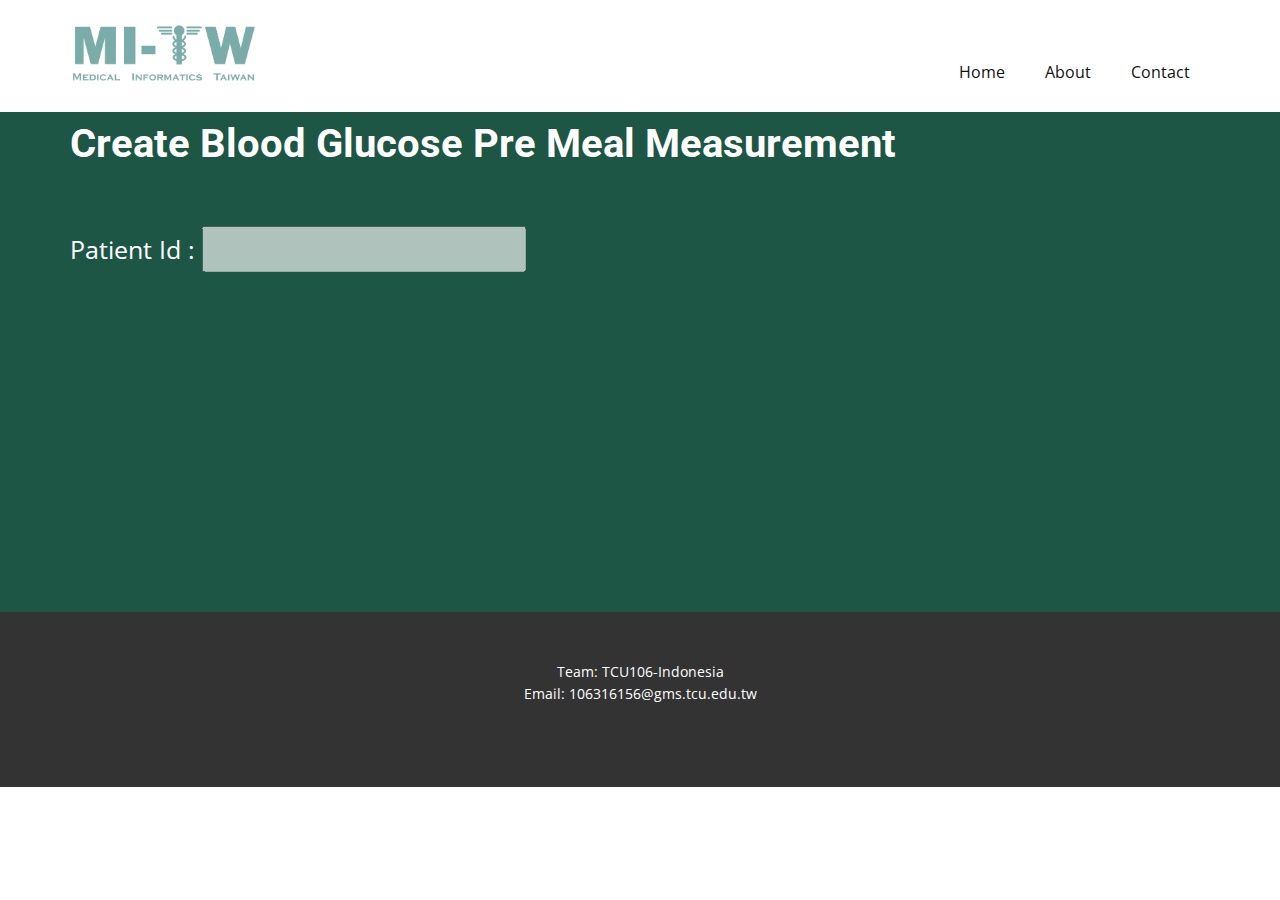
<file: Display_Observation.html>
<!DOCTYPE html>
<html style="font-size: 16px;">
  <head>
    <meta name="viewport" content="width=device-width, initial-scale=1.0">
    <meta charset="utf-8">
    <meta name="keywords" content="Scenario 1​">
    <meta name="description" content="">
    <meta name="page_type" content="np-template-header-footer-from-plugin">
    <title>Display_Observation</title>
    <link rel="stylesheet" href="nicepage.css" media="screen">
    <link rel="stylesheet" href="Display_Observation.css" media="screen">
    <script class="u-script" type="text/javascript" src="jquery.js" defer=""></script>
    <script class="u-script" type="text/javascript" src="nicepage.js" defer=""></script>
    <script src="setting.js"></script>
    <script src="HTTP2019.js"></script>
    <script src="FhirJSON_Resource.js"></script>
    <script src="CommonJS.js"></script>
    <meta name="generator" content="Nicepage 3.28.7, nicepage.com">
    <link id="u-theme-google-font" rel="stylesheet" href="https://fonts.googleapis.com/css?family=Roboto:100,100i,300,300i,400,400i,500,500i,700,700i,900,900i|Open+Sans:300,300i,400,400i,600,600i,700,700i,800,800i">
    
    
    <script type="application/ld+json">{
		"@context": "http://schema.org",
		"@type": "Organization",
		"name": "",
		"logo": "images/MITW_logo.png"
}</script>
    <meta name="theme-color" content="#478ac9">
    <meta property="og:title" content="Display_Observation">
    <meta property="og:type" content="website">
  </head>
  <body class="u-body"><header class="u-clearfix u-header u-header" id="sec-9c23"><div class="u-clearfix u-sheet u-valign-middle u-sheet-1">
        <a href="https://nicepage.com" class="u-image u-logo u-image-1" data-image-width="1093" data-image-height="368">
          <img src="images/MITW_logo.png" class="u-logo-image u-logo-image-1">
        </a>
        <nav class="u-menu u-menu-dropdown u-offcanvas u-menu-1">
          <div class="menu-collapse" style="font-size: 1rem; letter-spacing: 0px;">
            <a class="u-button-style u-custom-left-right-menu-spacing u-custom-padding-bottom u-custom-top-bottom-menu-spacing u-nav-link u-text-active-palette-1-base u-text-hover-palette-2-base" href="#">
              <svg><use xmlns:xlink="http://www.w3.org/1999/xlink" xlink:href="#menu-hamburger"></use></svg>
              <svg version="1.1" xmlns="http://www.w3.org/2000/svg" xmlns:xlink="http://www.w3.org/1999/xlink"><defs><symbol id="menu-hamburger" viewBox="0 0 16 16" style="width: 16px; height: 16px;"><rect y="1" width="16" height="2"></rect><rect y="7" width="16" height="2"></rect><rect y="13" width="16" height="2"></rect>
</symbol>
</defs></svg>
            </a>
          </div>
          <div class="u-custom-menu u-nav-container">
            <ul class="u-nav u-unstyled u-nav-1"><li class="u-nav-item"><a class="u-button-style u-nav-link u-text-active-palette-1-base u-text-hover-palette-2-base" href="Home.html" style="padding: 10px 20px;">Home</a>
</li><li class="u-nav-item"><a class="u-button-style u-nav-link u-text-active-palette-1-base u-text-hover-palette-2-base" href="About.html" style="padding: 10px 20px;">About</a>
</li><li class="u-nav-item"><a class="u-button-style u-nav-link u-text-active-palette-1-base u-text-hover-palette-2-base" href="Contact.html" style="padding: 10px 20px;">Contact</a>
</li></ul>
          </div>
          <div class="u-custom-menu u-nav-container-collapse">
            <div class="u-black u-container-style u-inner-container-layout u-opacity u-opacity-95 u-sidenav">
              <div class="u-inner-container-layout u-sidenav-overflow">
                <div class="u-menu-close"></div>
                <ul class="u-align-center u-nav u-popupmenu-items u-unstyled u-nav-2"><li class="u-nav-item"><a class="u-button-style u-nav-link" href="Home.html" style="padding: 10px 20px;">Home</a>
</li><li class="u-nav-item"><a class="u-button-style u-nav-link" href="About.html" style="padding: 10px 20px;">About</a>
</li><li class="u-nav-item"><a class="u-button-style u-nav-link" href="Contact.html" style="padding: 10px 20px;">Contact</a>
</li></ul>
              </div>
            </div>
            <div class="u-black u-menu-overlay u-opacity u-opacity-70"></div>
          </div>
        </nav>
      </div></header>
    <section class="u-clearfix u-custom-color-1 u-section-1" id="sec-4c52">
      <div class="u-clearfix u-sheet u-sheet-1">
        <h2 class="u-text u-text-default u-text-1">Create Blood Glucose Pre Meal Measurement </h2>
        <p style="font-size: 25px;">
        Patient Id : <input type="text" id="PatientId_Box" name="PatientId_Box" style="color:black" disabled><br><br>
        <div id="grid"></div>
        </p>
      </div>
    </section>
    
    
    <footer class="u-align-center u-clearfix u-footer u-grey-80 u-footer" id="sec-4668"><div class="u-clearfix u-sheet u-sheet-1">
        <p class="u-small-text u-text u-text-variant u-text-1">Team: TCU106-Indonesia<br>Email: 106316156@gms.tcu.edu.tw
        </p>
      </div></footer>
    <section class="u-backlink u-clearfix u-grey-80">
    </section>

    <script>
      if(sessionStorage.getItem("Patient_Id")==""){
        location = 'Scenario_1.html'
      }
      var patient_Id = sessionStorage.getItem("Patient_Id");
      var VitalSigns_Type = sessionStorage.getItem("VitalSigns_Type");
      var VitalSigns_Code = sessionStorage.getItem("VitalSigns_Code");
      document.getElementById("PatientId_Box").value = patient_Id;

      
    </script>
  </body>
</html>
</file>
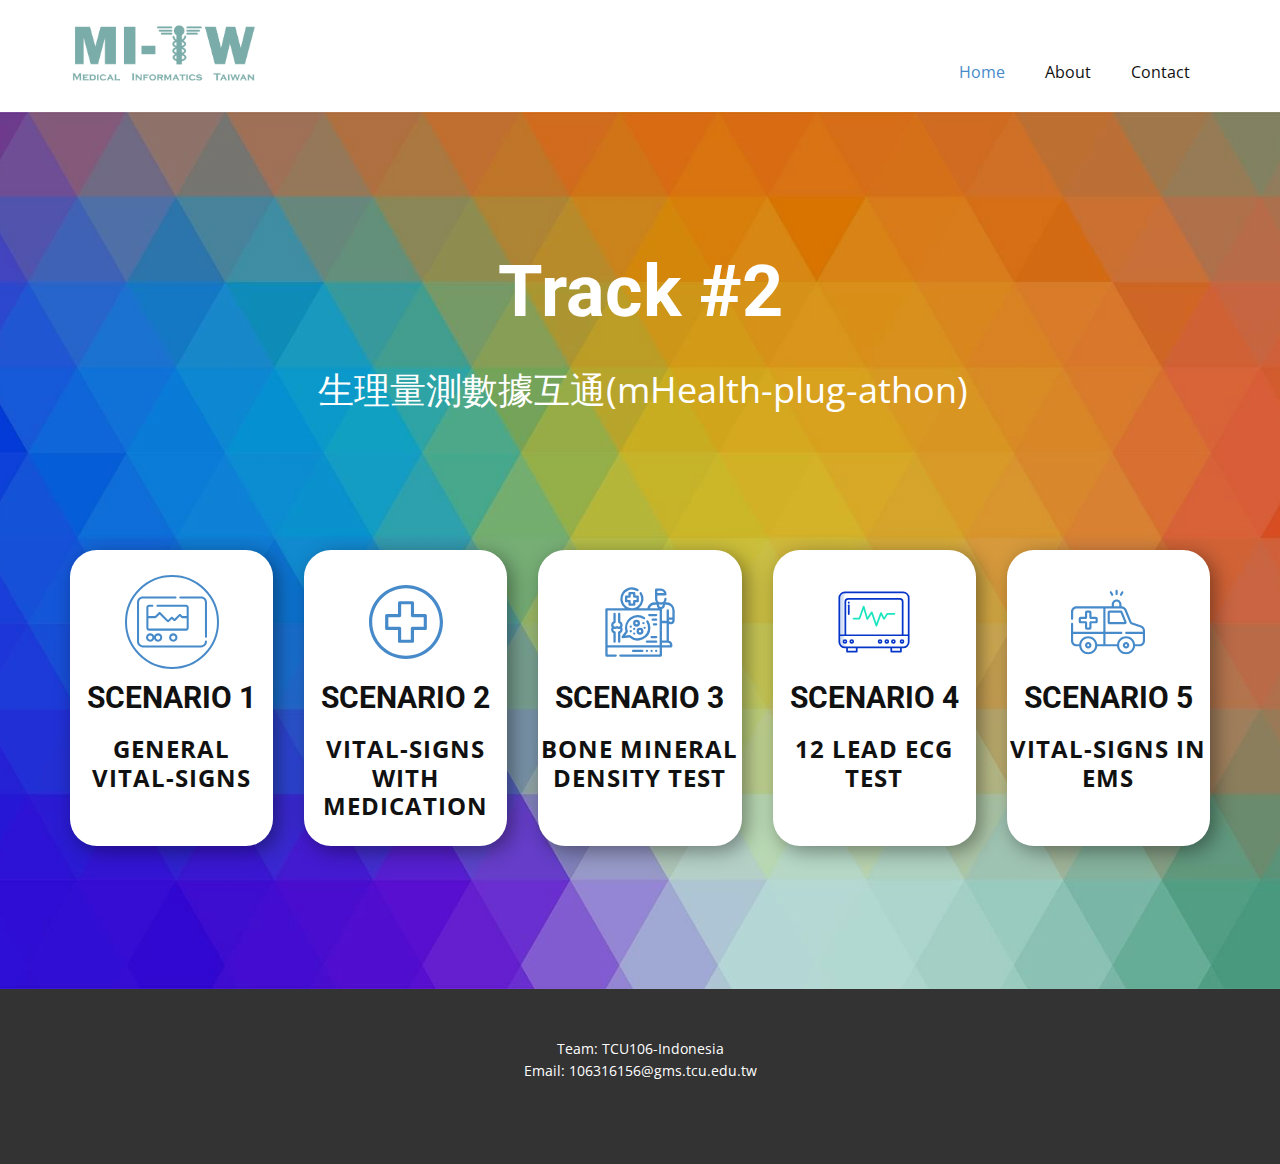
<file: Home.html>
<!DOCTYPE html>
<html style="font-size: 16px;">
  <head>
    <meta name="viewport" content="width=device-width, initial-scale=1.0">
    <meta charset="utf-8">
    <meta name="keywords" content="​Track #2">
    <meta name="description" content="">
    <meta name="page_type" content="np-template-header-footer-from-plugin">
    <title>Home</title>
    <link rel="stylesheet" href="nicepage.css" media="screen">
<link rel="stylesheet" href="Home.css" media="screen">
    <script class="u-script" type="text/javascript" src="jquery.js" defer=""></script>
    <script class="u-script" type="text/javascript" src="nicepage.js" defer=""></script>
    <meta name="generator" content="Nicepage 3.28.7, nicepage.com">
    <link id="u-theme-google-font" rel="stylesheet" href="https://fonts.googleapis.com/css?family=Roboto:100,100i,300,300i,400,400i,500,500i,700,700i,900,900i|Open+Sans:300,300i,400,400i,600,600i,700,700i,800,800i">
    
    
    <script type="application/ld+json">{
		"@context": "http://schema.org",
		"@type": "Organization",
		"name": "",
		"logo": "images/MITW_logo.png"
}</script>
    <meta name="theme-color" content="#478ac9">
    <meta property="og:title" content="Home">
    <meta property="og:type" content="website">
  </head>
  <body class="u-body"><header class="u-clearfix u-header u-header" id="sec-9c23"><div class="u-clearfix u-sheet u-valign-middle u-sheet-1">
        <a href="https://nicepage.com" class="u-image u-logo u-image-1" data-image-width="1093" data-image-height="368">
          <img src="images/MITW_logo.png" class="u-logo-image u-logo-image-1">
        </a>
        <nav class="u-menu u-menu-dropdown u-offcanvas u-menu-1">
          <div class="menu-collapse" style="font-size: 1rem; letter-spacing: 0px;">
            <a class="u-button-style u-custom-left-right-menu-spacing u-custom-padding-bottom u-custom-top-bottom-menu-spacing u-nav-link u-text-active-palette-1-base u-text-hover-palette-2-base" href="#">
              <svg><use xmlns:xlink="http://www.w3.org/1999/xlink" xlink:href="#menu-hamburger"></use></svg>
              <svg version="1.1" xmlns="http://www.w3.org/2000/svg" xmlns:xlink="http://www.w3.org/1999/xlink"><defs><symbol id="menu-hamburger" viewBox="0 0 16 16" style="width: 16px; height: 16px;"><rect y="1" width="16" height="2"></rect><rect y="7" width="16" height="2"></rect><rect y="13" width="16" height="2"></rect>
</symbol>
</defs></svg>
            </a>
          </div>
          <div class="u-custom-menu u-nav-container">
            <ul class="u-nav u-unstyled u-nav-1"><li class="u-nav-item"><a class="u-button-style u-nav-link u-text-active-palette-1-base u-text-hover-palette-2-base" href="Home.html" style="padding: 10px 20px;">Home</a>
</li><li class="u-nav-item"><a class="u-button-style u-nav-link u-text-active-palette-1-base u-text-hover-palette-2-base" href="About.html" style="padding: 10px 20px;">About</a>
</li><li class="u-nav-item"><a class="u-button-style u-nav-link u-text-active-palette-1-base u-text-hover-palette-2-base" href="Contact.html" style="padding: 10px 20px;">Contact</a>
</li></ul>
          </div>
          <div class="u-custom-menu u-nav-container-collapse">
            <div class="u-black u-container-style u-inner-container-layout u-opacity u-opacity-95 u-sidenav">
              <div class="u-inner-container-layout u-sidenav-overflow">
                <div class="u-menu-close"></div>
                <ul class="u-align-center u-nav u-popupmenu-items u-unstyled u-nav-2"><li class="u-nav-item"><a class="u-button-style u-nav-link" href="Home.html" style="padding: 10px 20px;">Home</a>
</li><li class="u-nav-item"><a class="u-button-style u-nav-link" href="About.html" style="padding: 10px 20px;">About</a>
</li><li class="u-nav-item"><a class="u-button-style u-nav-link" href="Contact.html" style="padding: 10px 20px;">Contact</a>
</li></ul>
              </div>
            </div>
            <div class="u-black u-menu-overlay u-opacity u-opacity-70"></div>
          </div>
        </nav>
      </div></header>
    <section class="skrollable skrollable-between u-align-center u-clearfix u-image u-shading u-section-1" src="" id="carousel_0955" data-image-width="1889" data-image-height="1080">
      <div class="u-clearfix u-sheet u-sheet-1">
        <h1 class="u-text u-text-body-alt-color u-text-default u-text-1"> Track #2 </h1>
        <p class="u-large-text u-text u-text-body-alt-color u-text-variant u-text-2"> &nbsp;<span style="font-size: 2.25rem;">生理量測數據互通(mHealth-plug-athon)</span>
        </p>
        <div class="u-expanded-width u-list u-list-1">
          <div class="u-repeater u-repeater-1">
            <div class="u-align-center u-container-style u-list-item u-radius-27 u-repeater-item u-shape-round u-white u-list-item-1" data-href="Scenario_1.html" data-page-id="80520318" data-target="_blank">
              <div class="u-container-layout u-similar-container u-valign-top u-container-layout-1"><span class="u-border-2 u-border-palette-1-base u-icon u-icon-circle u-spacing-10 u-text-palette-1-base u-icon-1"><svg class="u-svg-link" preserveAspectRatio="xMidYMin slice" viewBox="0 0 512 512" style=""><use xmlns:xlink="http://www.w3.org/1999/xlink" xlink:href="#svg-0e76"></use></svg><svg class="u-svg-content" viewBox="0 0 512 512" id="svg-0e76"><path d="m504.489 392.012c-4.149 0-7.511 3.363-7.511 7.511 0 15.186-12.354 27.54-27.54 27.54h-426.876c-15.186 0-27.54-12.355-27.54-27.54v-287.046c0-15.186 12.355-27.54 27.54-27.54h238.867c4.149 0 7.511-3.363 7.511-7.511s-3.362-7.511-7.511-7.511h-238.867c-23.469 0-42.562 19.093-42.562 42.562v287.045c0 23.469 19.093 42.562 42.562 42.562h426.875c23.469 0 42.562-19.093 42.562-42.562.001-4.147-3.361-7.51-7.51-7.51z"></path><path d="m469.438 69.915h-152.256c-4.149 0-7.511 3.363-7.511 7.511s3.362 7.511 7.511 7.511h152.255c15.185 0 27.54 12.355 27.54 27.54v251.023c0 4.148 3.362 7.511 7.511 7.511s7.511-3.363 7.511-7.511v-251.023c.001-23.469-19.092-42.562-42.561-42.562z"></path><path d="m378.282 299.944v-151.441c0-10.768-8.761-19.529-19.529-19.529h-209.225c-4.148 0-7.511 3.363-7.511 7.511s3.363 7.511 7.511 7.511h209.225c2.485 0 4.507 2.022 4.507 4.507v64.311h-30.648l-11.886-11.885c-1.986-1.987-4.627-3.081-7.437-3.081s-5.45 1.094-7.436 3.08l-31.496 31.496-12.076-12.077c-1.986-1.987-4.628-3.081-7.437-3.081s-5.449 1.094-7.436 3.08l-20.368 20.368-54.103-54.103c-1.986-1.986-4.627-3.08-7.436-3.08s-5.45 1.094-7.435 3.08l-26.201 26.2h-48.478v-64.309c0-2.485 2.022-4.507 4.507-4.507h24.28c4.148 0 7.511-3.363 7.511-7.511s-3.363-7.511-7.511-7.511h-24.28c-10.768 0-19.529 8.76-19.529 19.529v151.441c0 10.768 8.76 19.529 19.529 19.529h270.859c10.768 0 19.529-8.76 19.529-19.528zm-294.895 0v-72.11h50.344c2.81 0 5.452-1.095 7.436-3.08l24.334-24.333 54.104 54.104c2.05 2.049 4.742 3.074 7.435 3.074 2.692 0 5.386-1.025 7.435-3.075l20.369-20.368 12.079 12.079c4.098 4.098 10.769 4.098 14.87-.001l31.495-31.496 10.02 10.02c1.986 1.986 4.627 3.08 7.436 3.08h32.515v72.108c0 2.485-2.022 4.507-4.507 4.507h-270.858c-2.485-.003-4.507-2.024-4.507-4.509z"></path><path d="m234.841 369.792c0 16.877 13.73 30.607 30.607 30.607s30.607-13.731 30.607-30.607-13.73-30.607-30.607-30.607c-16.877-.001-30.607 13.73-30.607 30.607zm46.192 0c0 8.594-6.992 15.585-15.585 15.585-8.594 0-15.585-6.992-15.585-15.585s6.991-15.585 15.585-15.585c8.593-.001 15.585 6.991 15.585 15.585z"></path><path d="m125.458 359.083c-4.351-11.61-15.559-19.898-28.67-19.898-16.877 0-30.607 13.731-30.607 30.607s13.731 30.607 30.607 30.607c13.111 0 24.319-8.288 28.67-19.898 4.351 11.61 15.559 19.898 28.67 19.898 16.877 0 30.607-13.731 30.607-30.607s-13.731-30.607-30.607-30.607c-13.111-.001-24.319 8.288-28.67 19.898zm-28.67 26.294c-8.594 0-15.585-6.992-15.585-15.585s6.992-15.585 15.585-15.585 15.585 6.992 15.585 15.585-6.991 15.585-15.585 15.585zm72.925-15.585c0 8.594-6.992 15.585-15.585 15.585s-15.585-6.992-15.585-15.585 6.992-15.585 15.585-15.585 15.585 6.991 15.585 15.585z"></path></svg></span>
                <h3 class="u-align-center u-text u-text-3"> SCENARIO 1</h3>
                <h4 class="u-align-center u-custom-font u-text u-text-font u-text-4"> General Vital-Signs<br>&nbsp;
                </h4>
              </div>
            </div>
            <div class="u-align-center u-container-style u-list-item u-radius-27 u-repeater-item u-shape-round u-white u-list-item-2" data-href="Contact.html" data-page-id="144311933" data-target="_blank">
              <div class="u-container-layout u-similar-container u-valign-top u-container-layout-2"><span class="u-icon u-icon-circle u-spacing-10 u-icon-2"><svg class="u-svg-link" preserveAspectRatio="xMidYMin slice" viewBox="0 0 332 332" style=""><use xmlns:xlink="http://www.w3.org/1999/xlink" xlink:href="#svg-8ffe"></use></svg><svg class="u-svg-content" viewBox="0 0 332 332" x="0px" y="0px" id="svg-8ffe" style="enable-background:new 0 0 332 332;"><g><g><path d="M166,0C74.4,0,0,74.4,0,166s74.4,166,166,166s166-74.4,166-166S257.6,0,166,0z M166,317.6c-83.6,0-151.6-68-151.6-151.6    S82.4,14.4,166,14.4s151.6,68,151.6,151.6S249.6,317.6,166,317.6z"></path>
</g>
</g><g><g><path d="M252.4,130H202V79.6c0-4-3.2-7.2-7.2-7.2h-57.6c-4,0-7.2,3.2-7.2,7.2V130H79.6c-4,0-7.2,3.2-7.2,7.2v57.6    c0,4,3.2,7.2,7.2,7.2H130v50.4c0,4,3.2,7.2,7.2,7.2h57.6c4,0,7.2-3.2,7.2-7.2V202h50.4c4,0,7.2-3.2,7.2-7.2v-57.6    C259.2,133.2,256,130,252.4,130z M245.6,187.6h-0.4h-50.4c-4,0-7.2,3.2-7.2,7.2v50.4h-43.2v-50.4c0-4-3.2-7.2-7.2-7.2H86.8v-43.2    h50.4c4,0,7.2-3.2,7.2-7.2V86.8H188v50.4c0,4,3.2,7.2,7.2,7.2h50.4V187.6z"></path>
</g>
</g></svg></span>
                <h3 class="u-align-center u-text u-text-5"> SCENARIO 2</h3>
                <h4 class="u-align-center u-custom-font u-text u-text-font u-text-6"> Vital-Signs With Medication</h4>
              </div>
            </div>
            <div class="u-align-center u-container-style u-list-item u-radius-27 u-repeater-item u-shape-round u-white u-list-item-3" data-href="About.html" data-page-id="77826056" data-target="_blank">
              <div class="u-container-layout u-similar-container u-valign-top u-container-layout-3"><span class="u-icon u-icon-circle u-spacing-10 u-icon-3"><svg class="u-svg-link" preserveAspectRatio="xMidYMin slice" viewBox="0 0 64 64" style=""><use xmlns:xlink="http://www.w3.org/1999/xlink" xlink:href="#svg-28a6"></use></svg><svg class="u-svg-content" viewBox="0 0 64 64" id="svg-28a6"><path d="M55,15H53.974A4.948,4.948,0,0,0,55,12a1,1,0,0,0-2,0,3,3,0,0,1-6,0V9h7a1,1,0,0,0,1-1,5.006,5.006,0,0,0-5-5H46a1,1,0,0,0-1,1v8a4.948,4.948,0,0,0,1.026,3H45a6.957,6.957,0,0,0-6.7,5H30.974A9.956,9.956,0,0,0,33.459,6.682a1,1,0,1,0-1.691,1.066,8.019,8.019,0,1,1-2.516-2.516,1,1,0,1,0,1.066-1.691A9.987,9.987,0,0,0,19.026,20H3a1,1,0,0,0-1,1V61a1,1,0,0,0,1,1h8a1,1,0,0,0,0-2H4V54H49v6H15a1,1,0,0,0,0,2H50a1,1,0,0,0,1-1V54h8a1,1,0,0,0,1-1V52a4,4,0,0,0-3-3.858V33.664c.061.029.127.049.19.075l.105.042A3.492,3.492,0,0,0,58.484,34l.024,0c.058,0,.117-.006.175-.009s.117,0,.176-.006A3.608,3.608,0,0,0,62,30.36V22A7.009,7.009,0,0,0,55,15ZM51,48V33h4V48Zm6-18h3v.357a1.6,1.6,0,0,1-1.342,1.635,1.5,1.5,0,0,1-1.164-.38A1.484,1.484,0,0,1,57,30.5Zm3-8v6H57V22a1,1,0,0,0-2,0v9H51V21a1,1,0,0,0-.031-.154A3.493,3.493,0,0,0,53.5,17.5V17H55A5.006,5.006,0,0,1,60,22Zm-8.5-5.255V17.5a1.5,1.5,0,0,1-3,0v-.755a4.539,4.539,0,0,0,3,0ZM47,5h3a3.006,3.006,0,0,1,2.829,2H47ZM45,17h1.5v.5A3.485,3.485,0,0,0,47.558,20H40.436A4.958,4.958,0,0,1,45,17ZM4,52V22H49V52Zm54,0H51V50h5A2,2,0,0,1,58,52Z"></path><path d="M41,37a10.951,10.951,0,0,0-1.826-6.064,1,1,0,1,0-1.668,1.1A8.991,8.991,0,0,1,23.889,43.592a1,1,0,0,0-.788-.261l-3.917.426,2.171-2.893a1,1,0,0,0,.146-.926A8.992,8.992,0,0,1,34.96,29.494a1,1,0,1,0,1.1-1.668,10.986,10.986,0,0,0-16.617,12.25L16.2,44.4a1,1,0,0,0,.908,1.595l5.768-.627A10.988,10.988,0,0,0,41,37Z"></path><path d="M16.356,36.51A3.476,3.476,0,0,0,17,34.5a3.514,3.514,0,0,0-2-3.162V25a1,1,0,0,0-2,0v7.051a1,1,0,0,0,.8.98A1.5,1.5,0,0,1,13.5,36a1.484,1.484,0,0,1-.9-.309,1,1,0,0,0-1.208,0,1.484,1.484,0,0,1-.9.309,1.5,1.5,0,0,1-.3-2.969,1,1,0,0,0,.8-.98V25a1,1,0,0,0-2,0v6.338A3.514,3.514,0,0,0,7,34.5a3.471,3.471,0,0,0,.641,2.007A3.476,3.476,0,0,0,7,38.5a3.514,3.514,0,0,0,2,3.162V49a1,1,0,0,0,2,0V40.949a1,1,0,0,0-.8-.98A1.5,1.5,0,0,1,9,38.5a1.455,1.455,0,0,1,.216-.752A3.422,3.422,0,0,0,12,37.656,3.424,3.424,0,0,0,13.5,38a3.466,3.466,0,0,0,1.283-.251A1.461,1.461,0,0,1,15,38.5a1.5,1.5,0,0,1-1.2,1.469,1,1,0,0,0-.8.98V49a1,1,0,0,0,2,0V41.662A3.514,3.514,0,0,0,17,38.5,3.46,3.46,0,0,0,16.356,36.51Z"></path><path d="M32,33a3,3,0,1,0-3,3A3,3,0,0,0,32,33Zm-4,0a1,1,0,1,1,1,1A1,1,0,0,1,28,33Z"></path><path d="M32,43a3,3,0,1,0-3-3A3,3,0,0,0,32,43Zm0-4a1,1,0,1,1-1,1A1,1,0,0,1,32,39Z"></path><circle cx="35" cy="33" r="1"></circle><circle cx="27" cy="42" r="1"></circle><circle cx="24" cy="40" r="1"></circle><circle cx="27" cy="38" r="1"></circle><circle cx="36" cy="37" r="1"></circle><circle cx="24" cy="36" r="1"></circle><path d="M46,25H40a1,1,0,0,0,0,2h6a1,1,0,0,0,0-2Z"></path><path d="M46,29H43a1,1,0,0,0,0,2h3a1,1,0,0,0,0-2Z"></path><path d="M46,33H44a1,1,0,0,0,0,2h2a1,1,0,0,0,0-2Z"></path><path d="M46,48H38a1,1,0,0,0,0,2h8a1,1,0,0,0,0-2Z"></path><path d="M46,44H42a1,1,0,0,0,0,2h4a1,1,0,0,0,0-2Z"></path><circle cx="46" cy="57" r="1"></circle><circle cx="42" cy="57" r="1"></circle><circle cx="38" cy="57" r="1"></circle><path d="M34,58a1,1,0,0,0,0-2H26a1,1,0,0,0,0,2Z"></path><path d="M23,18h4a1,1,0,0,0,1-1V15h2a1,1,0,0,0,1-1V10a1,1,0,0,0-1-1H28V7a1,1,0,0,0-1-1H23a1,1,0,0,0-1,1V9H20a1,1,0,0,0-1,1v4a1,1,0,0,0,1,1h2v2A1,1,0,0,0,23,18Zm-2-5V11h2a1,1,0,0,0,1-1V8h2v2a1,1,0,0,0,1,1h2v2H27a1,1,0,0,0-1,1v2H24V14a1,1,0,0,0-1-1Z"></path></svg></span>
                <h3 class="u-align-center u-text u-text-7"> SCENARIO 3</h3>
                <h4 class="u-align-center u-custom-font u-text u-text-font u-text-8"> Bone Mineral Density Test</h4>
              </div>
            </div>
            <div class="u-align-center u-container-style u-list-item u-radius-27 u-repeater-item u-shape-round u-white u-list-item-4" data-href="Contact.html" data-page-id="144311933" data-target="_blank">
              <div class="u-container-layout u-similar-container u-valign-top u-container-layout-4"><span class="u-icon u-icon-circle u-spacing-10 u-icon-4"><svg class="u-svg-link" preserveAspectRatio="xMidYMin slice" viewBox="0 0 512 512" style=""><use xmlns:xlink="http://www.w3.org/1999/xlink" xlink:href="#svg-ce94"></use></svg><svg class="u-svg-content" viewBox="0 0 512 512" id="svg-ce94"><path d="m84 432a38.133 38.133 0 0 1 -38-38.16v-304.77a38.062 38.062 0 0 1 38-38.07h-30a38.062 38.062 0 0 0 -38 38.07v304.77a38.133 38.133 0 0 0 38 38.16z" fill="#d4e1f4"></path><path d="m272.6 287.522h.034a6 6 0 0 0 5.645-3.968l26.966-74.932 15.027 28.771a6 6 0 0 0 10.4.406l20.073-32.064h46.862a6 6 0 0 0 0-12h-50.178a6 6 0 0 0 -5.086 2.816l-16.281 26.005-16.511-31.614a6 6 0 0 0 -10.964.747l-25.851 71.832-26.591-76.58a6 6 0 0 0 -10.632-1.4l-23.913 35.207-21.6-73.228a6 6 0 0 0 -11.423-.268l-27.4 78.957h-36.79a6 6 0 0 0 0 12h41.054a6 6 0 0 0 5.668-4.033l22.669-65.324 19.906 67.462a6 6 0 0 0 10.718 1.672l24.326-35.821 28.239 81.325a6 6 0 0 0 5.633 4.032z" fill="#1ae5be"></path><g fill="#0635c9"><path d="m458 45.074h-404a44.049 44.049 0 0 0 -44 44v304.766a44.049 44.049 0 0 0 44 44h9.631v23.086a6 6 0 0 0 6 6h66.839a6 6 0 0 0 6-6v-23.086h227.06v23.086a6 6 0 0 0 6 6h66.839a6 6 0 0 0 6-6v-23.086h9.631a44.049 44.049 0 0 0 44-44v-304.766a44.049 44.049 0 0 0 -44-44zm-327.53 409.852h-54.839v-17.086h54.839zm305.9 0h-54.84v-17.086h54.839zm21.63-29.086h-404a32.036 32.036 0 0 1 -32-32v-40.194h468v40.194a32.036 32.036 0 0 1 -32 32zm-9.739-84.194h-384.522v-225.7a14.017 14.017 0 0 1 14-14h356.522a14.017 14.017 0 0 1 14 14zm41.739 0h-29.739v-225.7a26.03 26.03 0 0 0 -26-26h-356.522a26.03 26.03 0 0 0 -26 26v225.7h-29.739v-252.572a32.036 32.036 0 0 1 32-32h404a32.036 32.036 0 0 1 32 32z"></path><path d="m55.153 374.53a16.074 16.074 0 1 0 16.047 16.07 16.08 16.08 0 0 0 -16.047-16.07zm0 20.148a4.074 4.074 0 1 1 4.047-4.078 4.066 4.066 0 0 1 -4.047 4.078z"></path><path d="m101.914 374.53a16.074 16.074 0 1 0 16.051 16.07 16.081 16.081 0 0 0 -16.051-16.07zm0 20.148a4.074 4.074 0 1 1 4.051-4.074 4.066 4.066 0 0 1 -4.051 4.074z"></path><path d="m297.814 374.53a16.074 16.074 0 1 0 16.05 16.074 16.08 16.08 0 0 0 -16.05-16.074zm0 20.148a4.074 4.074 0 1 1 4.05-4.074 4.066 4.066 0 0 1 -4.05 4.074z"></path><path d="m344.575 374.53a16.074 16.074 0 1 0 16.05 16.074 16.081 16.081 0 0 0 -16.05-16.074zm0 20.148a4.074 4.074 0 1 1 4.05-4.074 4.067 4.067 0 0 1 -4.05 4.074z"></path><path d="m390.167 374.53a16.074 16.074 0 1 0 16.051 16.07 16.08 16.08 0 0 0 -16.051-16.07zm0 20.148a4.074 4.074 0 1 1 4.051-4.074 4.066 4.066 0 0 1 -4.051 4.074z"></path><path d="m449.787 374.53a16.074 16.074 0 1 0 16.051 16.07 16.081 16.081 0 0 0 -16.051-16.07zm0 20.148a4.074 4.074 0 1 1 4.051-4.074 4.066 4.066 0 0 1 -4.051 4.074z"></path><path d="m81.512 114.649a6 6 0 0 0 -6 6v2.362a6 6 0 0 0 12 0v-2.362a6 6 0 0 0 -6-6z"></path><path d="m81.512 134.211a6 6 0 0 0 -6 6v60.7a6 6 0 0 0 12 0v-60.7a6 6 0 0 0 -6-6z"></path>
</g></svg></span>
                <h3 class="u-align-center u-text u-text-9"> SCENARIO 4</h3>
                <h4 class="u-align-center u-custom-font u-text u-text-font u-text-10"> 12 Lead ECG Test<br>
                  <br>
                </h4>
              </div>
            </div>
            <div class="u-align-center u-container-style u-list-item u-radius-27 u-repeater-item u-shape-round u-white u-list-item-5" data-href="About.html" data-page-id="77826056" data-target="_blank">
              <div class="u-container-layout u-similar-container u-valign-top u-container-layout-5"><span class="u-icon u-icon-circle u-spacing-10 u-icon-5"><svg class="u-svg-link" preserveAspectRatio="xMidYMin slice" viewBox="0 0 512 512" style=""><use xmlns:xlink="http://www.w3.org/1999/xlink" xlink:href="#svg-95e7"></use></svg><svg class="u-svg-content" viewBox="0 0 512 512" id="svg-95e7"><g><path d="m315.5 69.721c4.143 0 7.5-3.358 7.5-7.5v-22.649c0-4.142-3.357-7.5-7.5-7.5s-7.5 3.358-7.5 7.5v22.649c0 4.142 3.357 7.5 7.5 7.5zm-36.904 1.392c2.055 3.646 6.664 4.851 10.217 2.847 3.608-2.035 4.883-6.609 2.848-10.217l-9.511-16.86c-2.034-3.607-6.61-4.881-10.217-2.847-3.608 2.035-4.883 6.609-2.848 10.217zm63.592 2.847c3.545 1.999 8.161.799 10.217-2.847l9.511-16.86c2.035-3.608.761-8.182-2.848-10.217-3.605-2.035-8.182-.76-10.217 2.847l-9.511 16.86c-2.035 3.608-.761 8.182 2.848 10.217zm144.173 206.015-60.8-20.26c-3.446-1.149-6.219-3.742-7.605-7.116l-33.879-82.428c-5.798-14.118-19.413-23.241-34.688-23.241h-.389v-13.502c0-18.472-15.028-33.5-33.5-33.5s-33.5 15.028-33.5 33.5v13.502h-50.961c-.013 0-.026-.002-.039-.002s-.026.002-.039.002h-193.461c-20.678 0-37.5 16.822-37.5 37.5v49.498c0 4.142 3.357 7.5 7.5 7.5s7.5-3.358 7.5-7.5v-49.498c0-12.407 10.094-22.5 22.5-22.5h186v161.998h-208.5v-55c0-4.142-3.357-7.5-7.5-7.5s-7.5 3.358-7.5 7.5v118.002c0 20.678 16.822 37.5 37.5 37.5h19.212c3.723 31.212 30.339 55.498 62.538 55.498s58.815-24.286 62.538-55.498h136.674c3.723 31.212 30.339 55.498 62.538 55.498s58.815-24.286 62.538-55.498h30.962c20.678 0 37.5-16.822 37.5-37.5v-71.38c0-16.171-10.304-30.468-25.639-35.575zm-367.111 184.953c-26.468 0-48-21.533-48-48s21.532-48 48-48 48 21.533 48 48-21.532 48-48 48zm104.25-55.498h-41.712c-3.721-31.214-30.339-55.502-62.538-55.502s-58.817 24.288-62.538 55.502h-19.212c-12.406 0-22.5-10.093-22.5-22.5v-48.002h208.5zm73.5-276.002c0-10.201 8.299-18.5 18.5-18.5s18.5 8.299 18.5 18.5v13.502h-37zm84 331.5c-26.468 0-48-21.533-48-48s21.532-48 48-48 48 21.533 48 48-21.532 48-48 48zm116-141h-114.397c-4.143 0-7.5 3.358-7.5 7.5s3.357 7.5 7.5 7.5h114.397v48.002c0 12.407-10.094 22.5-22.5 22.5h-30.962c-3.721-31.214-30.339-55.502-62.538-55.502s-58.817 24.288-62.538 55.502h-79.962v-70.502h109.103c4.143 0 7.5-3.358 7.5-7.5s-3.357-7.5-7.5-7.5h-109.103v-161.998h110.89c9.165 0 17.335 5.471 20.813 13.941l33.879 82.43c3.047 7.413 9.147 13.114 16.737 15.644l60.801 20.26c9.199 3.064 15.38 11.642 15.38 21.344zm-140.781-139.167c-1.915-4.758-6.467-7.833-11.596-7.833h-78.623c-6.893 0-12.5 5.607-12.5 12.5v69.5c0 6.893 5.607 12.5 12.5 12.5h106.598c8.63.064 14.889-9.16 11.596-17.168zm-87.719 71.667v-64.5h74.434l25.963 64.5zm112.5 138c-12.406 0-22.5 10.093-22.5 22.5s10.094 22.5 22.5 22.5 22.5-10.093 22.5-22.5-10.094-22.5-22.5-22.5zm0 30c-4.136 0-7.5-3.364-7.5-7.5s3.364-7.5 7.5-7.5 7.5 3.364 7.5 7.5-3.364 7.5-7.5 7.5zm-252.75-247.5h-18c-7.444 0-13.5 6.056-13.5 13.5v30h-30c-7.444 0-13.5 6.056-13.5 13.5v18c0 7.444 6.056 13.5 13.5 13.5h30v30c0 7.444 6.056 13.5 13.5 13.5h18c7.444 0 13.5-6.056 13.5-13.5v-30h30c7.444 0 13.5-6.056 13.5-13.5v-18c0-7.444-6.056-13.5-13.5-13.5h-30v-30c0-7.444-6.056-13.5-13.5-13.5zm42 58.5v15h-33c-5.79 0-10.5 4.71-10.5 10.5v33h-15v-33c0-5.79-4.71-10.5-10.5-10.5h-33v-15h33c5.79 0 10.5-4.71 10.5-10.5v-33h15v33c0 5.79 4.71 10.5 10.5 10.5zm-51 159c-12.406 0-22.5 10.093-22.5 22.5s10.094 22.5 22.5 22.5 22.5-10.093 22.5-22.5-10.094-22.5-22.5-22.5zm0 30c-4.136 0-7.5-3.364-7.5-7.5s3.364-7.5 7.5-7.5 7.5 3.364 7.5 7.5-3.364 7.5-7.5 7.5z"></path>
</g></svg></span>
                <h3 class="u-align-center u-text u-text-11"> SCENARIO 5</h3>
                <h4 class="u-align-center u-custom-font u-text u-text-font u-text-12"> Vital-Signs in EMS<br>
                  <br>
                </h4>
              </div>
            </div>
          </div>
        </div>
      </div>
    </section>
    
    
    <footer class="u-align-center u-clearfix u-footer u-grey-80 u-footer" id="sec-4668"><div class="u-clearfix u-sheet u-sheet-1">
        <p class="u-small-text u-text u-text-variant u-text-1">Team: TCU106-Indonesia<br>Email: 106316156@gms.tcu.edu.tw
        </p>
      </div></footer>
    <section class="u-backlink u-clearfix u-grey-80"></section>
  </body>
</html>
</file>
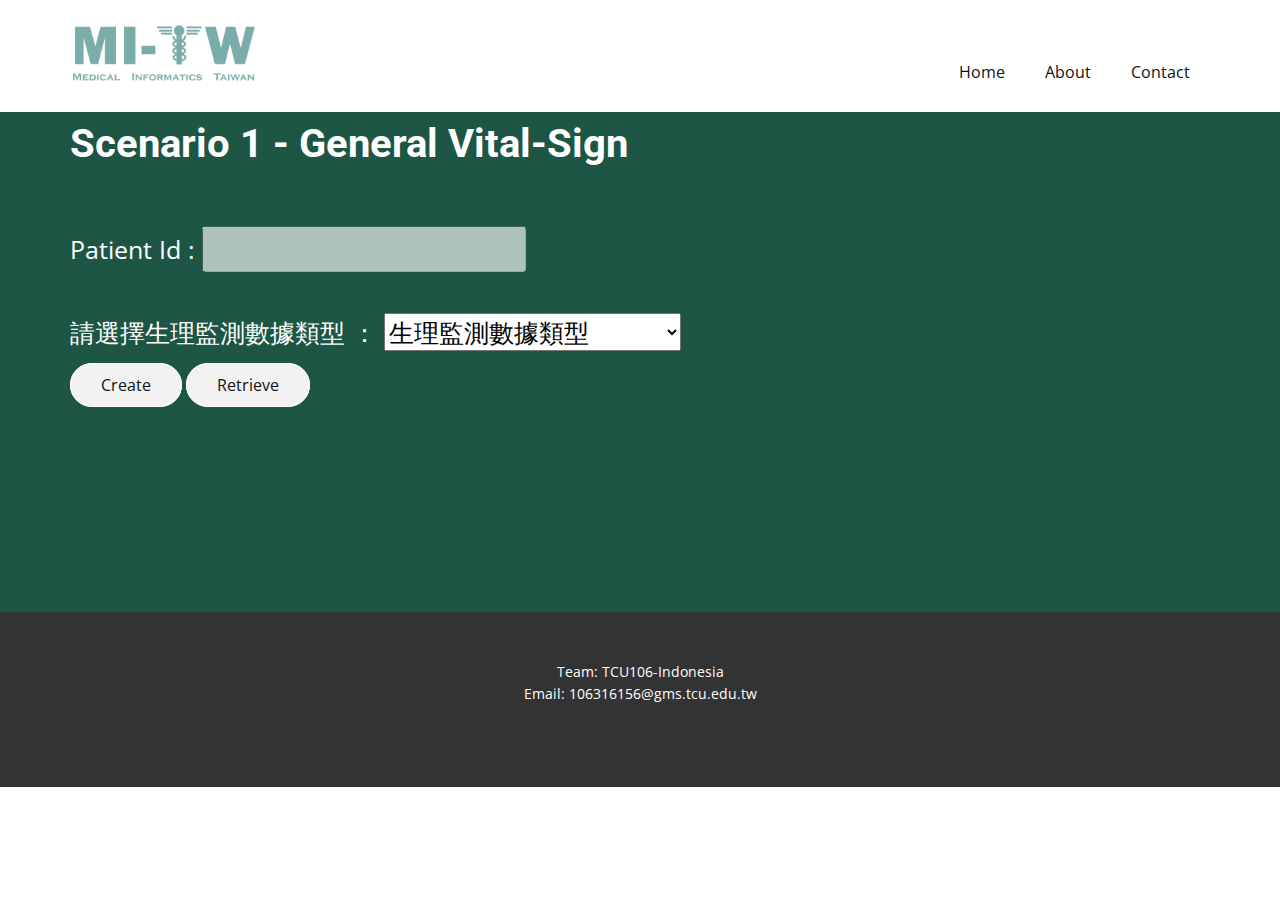
<file: Scenario_1.html>
<!DOCTYPE html>
<html style="font-size: 16px;">
  <head>
    <meta name="viewport" content="width=device-width, initial-scale=1.0">
    <meta charset="utf-8">
    <meta name="keywords" content="Scenario 1​">
    <meta name="description" content="">
    <meta name="page_type" content="np-template-header-footer-from-plugin">
    <title>Scenario_1</title>
    <link rel="stylesheet" href="nicepage.css" media="screen">
<link rel="stylesheet" href="Scenario_1.css" media="screen">
    <script class="u-script" type="text/javascript" src="jquery.js" defer=""></script>
    <script class="u-script" type="text/javascript" src="nicepage.js" defer=""></script>
    <script src="setting.js"></script>
    <script src="HTTP2019.js"></script>
    <script src="FhirJSON_Resource.js"></script>
    <meta name="generator" content="Nicepage 3.28.7, nicepage.com">
    <link id="u-theme-google-font" rel="stylesheet" href="https://fonts.googleapis.com/css?family=Roboto:100,100i,300,300i,400,400i,500,500i,700,700i,900,900i|Open+Sans:300,300i,400,400i,600,600i,700,700i,800,800i">
    
    
    <script type="application/ld+json">{
		"@context": "http://schema.org",
		"@type": "Organization",
		"name": "",
		"logo": "images/MITW_logo.png"
}</script>
    <meta name="theme-color" content="#478ac9">
    <meta property="og:title" content="Scenario_1">
    <meta property="og:type" content="website">
  </head>
  <body class="u-body"><header class="u-clearfix u-header u-header" id="sec-9c23"><div class="u-clearfix u-sheet u-valign-middle u-sheet-1">
        <a href="https://nicepage.com" class="u-image u-logo u-image-1" data-image-width="1093" data-image-height="368">
          <img src="images/MITW_logo.png" class="u-logo-image u-logo-image-1">
        </a>
        <nav class="u-menu u-menu-dropdown u-offcanvas u-menu-1">
          <div class="menu-collapse" style="font-size: 1rem; letter-spacing: 0px;">
            <a class="u-button-style u-custom-left-right-menu-spacing u-custom-padding-bottom u-custom-top-bottom-menu-spacing u-nav-link u-text-active-palette-1-base u-text-hover-palette-2-base" href="#">
              <svg><use xmlns:xlink="http://www.w3.org/1999/xlink" xlink:href="#menu-hamburger"></use></svg>
              <svg version="1.1" xmlns="http://www.w3.org/2000/svg" xmlns:xlink="http://www.w3.org/1999/xlink"><defs><symbol id="menu-hamburger" viewBox="0 0 16 16" style="width: 16px; height: 16px;"><rect y="1" width="16" height="2"></rect><rect y="7" width="16" height="2"></rect><rect y="13" width="16" height="2"></rect>
</symbol>
</defs></svg>
            </a>
          </div>
          <div class="u-custom-menu u-nav-container">
            <ul class="u-nav u-unstyled u-nav-1"><li class="u-nav-item"><a class="u-button-style u-nav-link u-text-active-palette-1-base u-text-hover-palette-2-base" href="Home.html" style="padding: 10px 20px;">Home</a>
</li><li class="u-nav-item"><a class="u-button-style u-nav-link u-text-active-palette-1-base u-text-hover-palette-2-base" href="About.html" style="padding: 10px 20px;">About</a>
</li><li class="u-nav-item"><a class="u-button-style u-nav-link u-text-active-palette-1-base u-text-hover-palette-2-base" href="Contact.html" style="padding: 10px 20px;">Contact</a>
</li></ul>
          </div>
          <div class="u-custom-menu u-nav-container-collapse">
            <div class="u-black u-container-style u-inner-container-layout u-opacity u-opacity-95 u-sidenav">
              <div class="u-inner-container-layout u-sidenav-overflow">
                <div class="u-menu-close"></div>
                <ul class="u-align-center u-nav u-popupmenu-items u-unstyled u-nav-2"><li class="u-nav-item"><a class="u-button-style u-nav-link" href="Home.html" style="padding: 10px 20px;">Home</a>
</li><li class="u-nav-item"><a class="u-button-style u-nav-link" href="About.html" style="padding: 10px 20px;">About</a>
</li><li class="u-nav-item"><a class="u-button-style u-nav-link" href="Contact.html" style="padding: 10px 20px;">Contact</a>
</li></ul>
              </div>
            </div>
            <div class="u-black u-menu-overlay u-opacity u-opacity-70"></div>
          </div>
        </nav>
      </div></header>
    <section class="u-clearfix u-custom-color-1 u-section-1" id="sec-4c52">
      <div class="u-clearfix u-sheet u-sheet-1">
        <h2 class="u-text u-text-default u-text-1">Scenario 1 - General Vital-Sign </h2>
        <p style="font-size: 25px;">
          Patient Id : <input type="text" id="PatientId_Box" name="PatientId_Box" style="color:black" disabled><br><br>
          請選擇生理監測數據類型 ：
          <select id="VitalSigns_Type" onchange="VitalSigns_Onchange()" style="color:black" name="VitalSigns_Type">
            <option value="" disabled="disabled" selected="selected">生理監測數據類型</option>
            <option value="BodyWeight_Measurement.html" style="color:black">Body Weight</option>
            <option value="BodyTemperature_Measurement.html" style="color:black">Body Temperature</option>
            <option value="BloodGlucosePreMeal_Measurement.html" style="color:black">Blood Glucose Pre Meal</option>
          </select>
          <div>
            <a style="display: inline;" onclick='Create()' class="u-active-palette-3-base u-border-1 u-border-white u-btn u-btn-round u-button-style u-grey-5 u-hover-palette-3-base u-radius-50 u-text-active-white u-text-body-color u-text-hover-white u-btn-1">Create</a>
            <a style="display: inline;" onclick='Retrieve()' class="u-active-palette-3-base u-border-1 u-border-white u-btn u-btn-round u-button-style u-grey-5 u-hover-palette-3-base u-radius-50 u-text-active-white u-text-body-color u-text-hover-white u-btn-1">Retrieve</a>
         </div>
        </p>
        <div id="grid"></div>
      </div>
    </section>
    
    
    <footer class="u-align-center u-clearfix u-footer u-grey-80 u-footer" id="sec-4668"><div class="u-clearfix u-sheet u-sheet-1">
        <p class="u-small-text u-text u-text-variant u-text-1">Team: TCU106-Indonesia<br>Email: 106316156@gms.tcu.edu.tw
        </p>
      </div></footer>
    <section class="u-backlink u-clearfix u-grey-80">
    </section>

    <script>
      //----------------------------------------------------------
      //for : Put new patient for track-2
      //PatientUUID = uuid:c9fe05c1-f723-44ca-994b-36952719df23
      HTTPPutData(FHIRrootURL+"/Patient/MITWTrack2P1", JSON.stringify(Patient_Track_2),manageResponseRet,1)
      //----------------------------------------------------------
      //----------------------------------------------------------
      //for : Opening window to create vital-signs data
      function Create(){
        if(document.getElementById("VitalSigns_Type").options[document.getElementById("VitalSigns_Type").selectedIndex].value=="")
        {
          alert("Please select Vital-signs type!");
        }
        else{
          VitalSigns_Code=(document.getElementById("VitalSigns_Type").selectedIndex-1 <= 1)?0:1;
          sessionStorage.setItem("VitalSigns_Type", document.getElementById("VitalSigns_Type").selectedIndex - 1);
          sessionStorage.setItem("VitalSigns_Code", VitalSigns_Code);
          window.open(document.getElementById("VitalSigns_Type").options[document.getElementById("VitalSigns_Type").selectedIndex].value);
        }
      }
      //----------------------------------------------------------
      
      //----------------------------------------------------------
      //for : List vital-signs data of patient
      function Retrieve(){
        if(document.getElementById("VitalSigns_Type").options[document.getElementById("VitalSigns_Type").selectedIndex].value=="")
        {
          alert("Please select Vital-signs type!");
        }
        else{
          document.getElementById("grid").innerHTML = "";
          HTTPGetData(FHIRrootURL+"/Observation?_sort=date&code="+coding_code[document.getElementById("VitalSigns_Type").selectedIndex - 1].code+"&subject=MITWTrack2P1", manageResponseRet, 2);
        }
      }
      //----------------------------------------------------------

      //----------------------------------------------------------
      //for : Manage Response from httprequest 
      function manageResponseRet(ret,count) {
        if(ret.total==0){
          document.getElementById("grid").innerHTML = "No data";
          return ;
      }
        if(count==1){
          alert("Patient login success!");
          var patient_Id = sessionStorage.getItem("Patient_Id");
          sessionStorage.setItem("Patient_Id", ret.id);
          document.getElementById("PatientId_Box").value = patient_Id;
        }
        else if(count==2){
          var tbl = document.createElement('table');
          tbl.appendChild(thead = document.createElement('thead'));
          tbl.id="myTable";
          tbl.setAttribute('border', '1');
          thead.appendChild(th = document.createElement('th'));
          th.innerHTML = "Observation Id";
          thead.appendChild(th = document.createElement('th'));
          th.innerHTML = "Effective date";
          thead.appendChild(th = document.createElement('th'));
          th.innerHTML = "Value";
          tbl.appendChild(tbdy = document.createElement('tbody'));
          document.getElementById("grid").appendChild(tbl);
          ret.entry.forEach(entryResource => InsertRow(tbdy,entryResource));
        }
      }
      //----------------------------------------------------------

      //----------------------------------------------------------
      //for : Insert row to grid 
      function InsertRow(tbdy,entryResource){
        var resourceId_Link = document.createElement('a');
        resourceId_Link.setAttribute("onclick", "GoDisplayObs('Observation','"+entryResource.resource.id+"')")
        resourceId_Link.innerHTML = entryResource.resource.id;
        tbdy.appendChild(tr = document.createElement('tr'));
        tr.appendChild(td = document.createElement("td"));
        td.appendChild(resourceId_Link);
        tr.appendChild(td = document.createElement("td"));
        td.innerHTML = entryResource.resource.effectiveDateTime;
        tr.appendChild(td = document.createElement("td"));
        td.innerHTML = entryResource.resource.valueQuantity.value +" "+ entryResource.resource.valueQuantity.unit;
      }
      //----------------------------------------------------------

      //----------------------------------------------------------
      //for : Insert row to grid
      function GoDisplayObs(resourceName,resourceId){
        //sessionStorage.setItem("ScenarioNo", 1);
        //sessionStorage.setItem("resourceName", resourceName);
        //sessionStorage.setItem("resourceId", resourceId);
        //window.open("Display_Observation.html");
        window.open(FHIRrootURL+"/"+resourceName+"/"+resourceId);
      }
      //----------------------------------------------------------

      //----------------------------------------------------------
      //for : Opening window to create vital-signs data
      function VitalSigns_Onchange(){
        document.getElementById("grid").innerHTML = "";
       }
      //----------------------------------------------------------
    </script>

  </body>
</html>
</file>
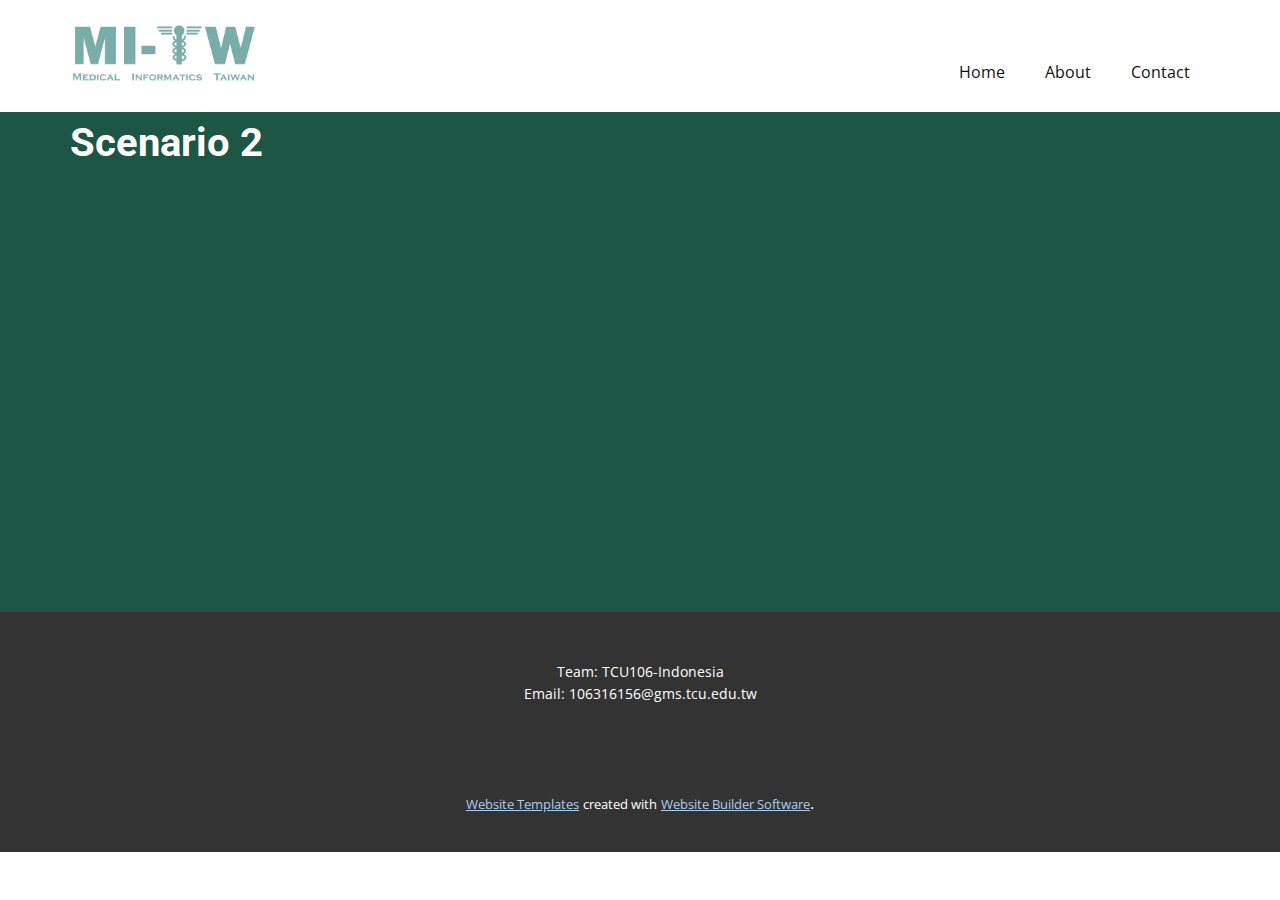
<file: Scenario_2.html>
<!DOCTYPE html>
<html style="font-size: 16px;">
  <head>
    <meta name="viewport" content="width=device-width, initial-scale=1.0">
    <meta charset="utf-8">
    <meta name="keywords" content="Scenario 2​">
    <meta name="description" content="">
    <meta name="page_type" content="np-template-header-footer-from-plugin">
    <title>Scenario_2</title>
    <link rel="stylesheet" href="nicepage.css" media="screen">
<link rel="stylesheet" href="Scenario_2.css" media="screen">
    <script class="u-script" type="text/javascript" src="jquery.js" defer=""></script>
    <script class="u-script" type="text/javascript" src="nicepage.js" defer=""></script>
    <meta name="generator" content="Nicepage 3.28.7, nicepage.com">
    <link id="u-theme-google-font" rel="stylesheet" href="https://fonts.googleapis.com/css?family=Roboto:100,100i,300,300i,400,400i,500,500i,700,700i,900,900i|Open+Sans:300,300i,400,400i,600,600i,700,700i,800,800i">
    
    
    <script type="application/ld+json">{
		"@context": "http://schema.org",
		"@type": "Organization",
		"name": "",
		"logo": "images/MITW_logo.png"
}</script>
    <meta name="theme-color" content="#478ac9">
    <meta property="og:title" content="Scenario_2">
    <meta property="og:type" content="website">
  </head>
  <body class="u-body"><header class="u-clearfix u-header u-header" id="sec-9c23"><div class="u-clearfix u-sheet u-valign-middle u-sheet-1">
        <a href="https://nicepage.com" class="u-image u-logo u-image-1" data-image-width="1093" data-image-height="368">
          <img src="images/MITW_logo.png" class="u-logo-image u-logo-image-1">
        </a>
        <nav class="u-menu u-menu-dropdown u-offcanvas u-menu-1">
          <div class="menu-collapse" style="font-size: 1rem; letter-spacing: 0px;">
            <a class="u-button-style u-custom-left-right-menu-spacing u-custom-padding-bottom u-custom-top-bottom-menu-spacing u-nav-link u-text-active-palette-1-base u-text-hover-palette-2-base" href="#">
              <svg><use xmlns:xlink="http://www.w3.org/1999/xlink" xlink:href="#menu-hamburger"></use></svg>
              <svg version="1.1" xmlns="http://www.w3.org/2000/svg" xmlns:xlink="http://www.w3.org/1999/xlink"><defs><symbol id="menu-hamburger" viewBox="0 0 16 16" style="width: 16px; height: 16px;"><rect y="1" width="16" height="2"></rect><rect y="7" width="16" height="2"></rect><rect y="13" width="16" height="2"></rect>
</symbol>
</defs></svg>
            </a>
          </div>
          <div class="u-custom-menu u-nav-container">
            <ul class="u-nav u-unstyled u-nav-1"><li class="u-nav-item"><a class="u-button-style u-nav-link u-text-active-palette-1-base u-text-hover-palette-2-base" href="Home.html" style="padding: 10px 20px;">Home</a>
</li><li class="u-nav-item"><a class="u-button-style u-nav-link u-text-active-palette-1-base u-text-hover-palette-2-base" href="About.html" style="padding: 10px 20px;">About</a>
</li><li class="u-nav-item"><a class="u-button-style u-nav-link u-text-active-palette-1-base u-text-hover-palette-2-base" href="Contact.html" style="padding: 10px 20px;">Contact</a>
</li></ul>
          </div>
          <div class="u-custom-menu u-nav-container-collapse">
            <div class="u-black u-container-style u-inner-container-layout u-opacity u-opacity-95 u-sidenav">
              <div class="u-inner-container-layout u-sidenav-overflow">
                <div class="u-menu-close"></div>
                <ul class="u-align-center u-nav u-popupmenu-items u-unstyled u-nav-2"><li class="u-nav-item"><a class="u-button-style u-nav-link" href="Home.html" style="padding: 10px 20px;">Home</a>
</li><li class="u-nav-item"><a class="u-button-style u-nav-link" href="About.html" style="padding: 10px 20px;">About</a>
</li><li class="u-nav-item"><a class="u-button-style u-nav-link" href="Contact.html" style="padding: 10px 20px;">Contact</a>
</li></ul>
              </div>
            </div>
            <div class="u-black u-menu-overlay u-opacity u-opacity-70"></div>
          </div>
        </nav>
      </div></header>
    <section class="u-clearfix u-custom-color-1 u-section-1" id="sec-8a9f">
      <div class="u-clearfix u-sheet u-sheet-1">
        <h2 class="u-text u-text-default u-text-1">Scenario 2 </h2>
      </div>
    </section>
    
    
    <footer class="u-align-center u-clearfix u-footer u-grey-80 u-footer" id="sec-4668"><div class="u-clearfix u-sheet u-sheet-1">
        <p class="u-small-text u-text u-text-variant u-text-1">Team: TCU106-Indonesia<br>Email: 106316156@gms.tcu.edu.tw
        </p>
      </div></footer>
    <section class="u-backlink u-clearfix u-grey-80">
      <a class="u-link" href="https://nicepage.com/website-templates" target="_blank">
        <span>Website Templates</span>
      </a>
      <p class="u-text">
        <span>created with</span>
      </p>
      <a class="u-link" href="" target="_blank">
        <span>Website Builder Software</span>
      </a>. 
    </section>
  </body>
</html>
</file>
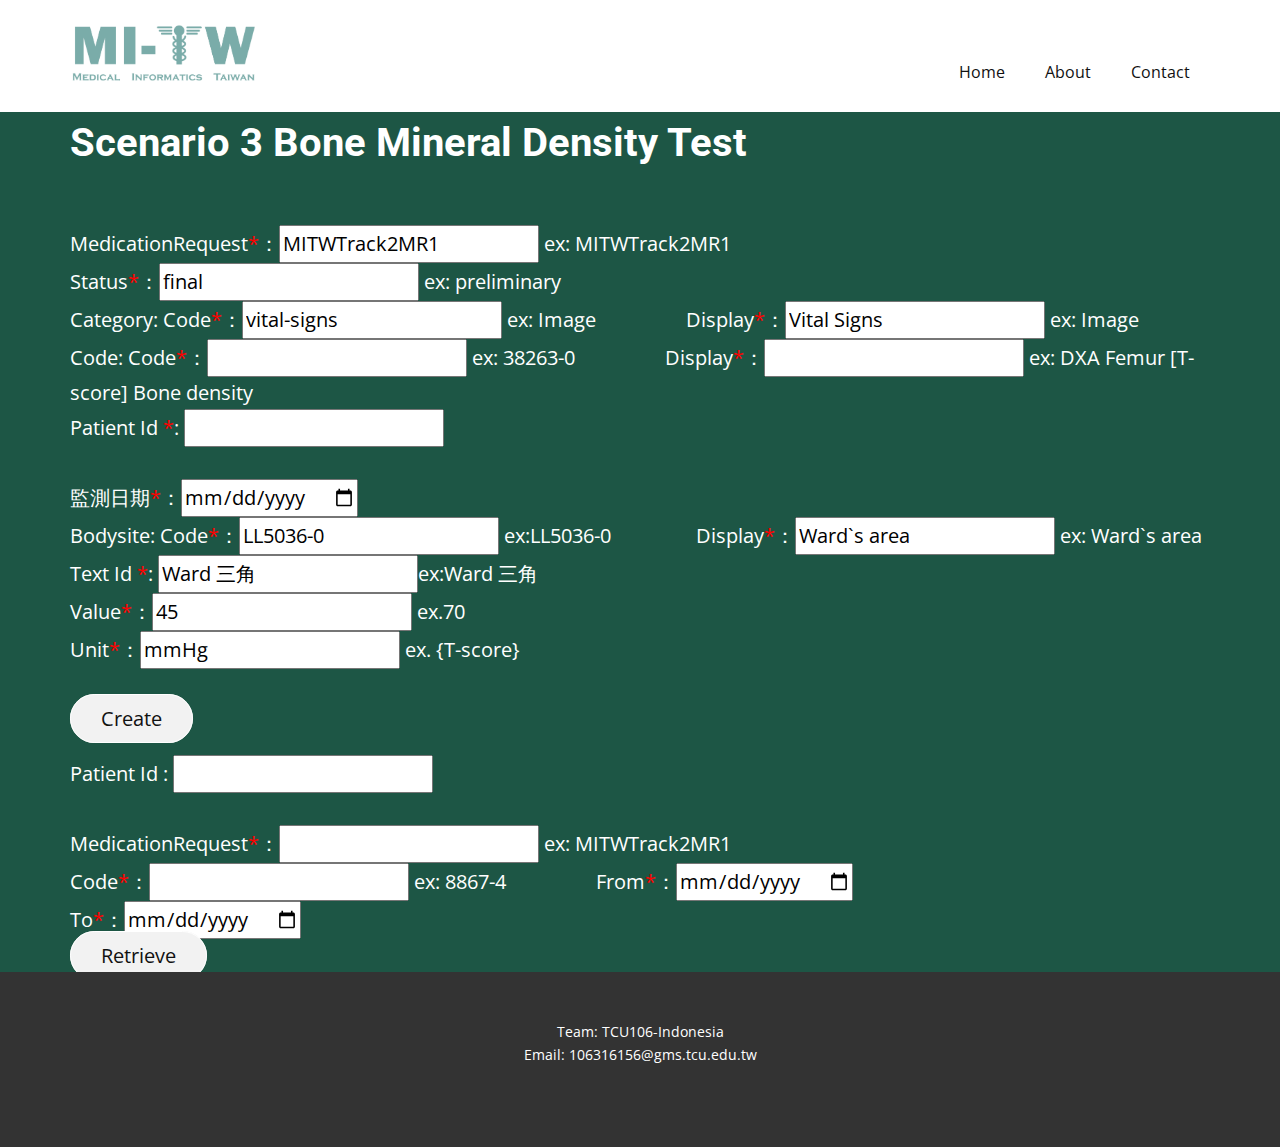
<file: Scenario_3.html>
<!DOCTYPE html>
<html style="font-size: 16px;">
  <head>
    <meta name="viewport" content="width=device-width, initial-scale=1.0">
    <meta charset="utf-8">
    <meta name="keywords" content="Scenario 3​">
    <meta name="description" content="">
    <meta name="page_type" content="np-template-header-footer-from-plugin">
    <title>Scenario_3</title>
    <link rel="stylesheet" href="nicepage.css" media="screen">
<link rel="stylesheet" href="Scenario_3.css" media="screen">
    <script class="u-script" type="text/javascript" src="jquery.js" defer=""></script>
    <script class="u-script" type="text/javascript" src="nicepage.js" defer=""></script>
    <script src="setting.js"></script>
    <script src="HTTP2019.js"></script>
    <script src="FhirJSON_Resource.js"></script>
    <script src="CommonJS.js"></script>
    <meta name="generator" content="Nicepage 3.28.7, nicepage.com">
    <link id="u-theme-google-font" rel="stylesheet" href="https://fonts.googleapis.com/css?family=Roboto:100,100i,300,300i,400,400i,500,500i,700,700i,900,900i|Open+Sans:300,300i,400,400i,600,600i,700,700i,800,800i">
    
    
    <script type="application/ld+json">{
		"@context": "http://schema.org",
		"@type": "Organization",
		"name": "",
		"logo": "images/MITW_logo.png"
}</script>
    <meta name="theme-color" content="#478ac9">
    <meta property="og:title" content="Scenario_3">
    <meta property="og:type" content="website">
  </head>
  <body class="u-body"><header class="u-clearfix u-header u-header" id="sec-9c23"><div class="u-clearfix u-sheet u-valign-middle u-sheet-1">
        <a href="https://nicepage.com" class="u-image u-logo u-image-1" data-image-width="1093" data-image-height="368">
          <img src="images/MITW_logo.png" class="u-logo-image u-logo-image-1">
        </a>
        <nav class="u-menu u-menu-dropdown u-offcanvas u-menu-1">
          <div class="menu-collapse" style="font-size: 1rem; letter-spacing: 0px;">
            <a class="u-button-style u-custom-left-right-menu-spacing u-custom-padding-bottom u-custom-top-bottom-menu-spacing u-nav-link u-text-active-palette-1-base u-text-hover-palette-2-base" href="#">
              <svg><use xmlns:xlink="http://www.w3.org/1999/xlink" xlink:href="#menu-hamburger"></use></svg>
              <svg version="1.1" xmlns="http://www.w3.org/2000/svg" xmlns:xlink="http://www.w3.org/1999/xlink"><defs><symbol id="menu-hamburger" viewBox="0 0 16 16" style="width: 16px; height: 16px;"><rect y="1" width="16" height="2"></rect><rect y="7" width="16" height="2"></rect><rect y="13" width="16" height="2"></rect>
</symbol>
</defs></svg>
            </a>
          </div>
          <div class="u-custom-menu u-nav-container">
            <ul class="u-nav u-unstyled u-nav-1"><li class="u-nav-item"><a class="u-button-style u-nav-link u-text-active-palette-1-base u-text-hover-palette-2-base" href="Home.html" style="padding: 10px 20px;">Home</a>
</li><li class="u-nav-item"><a class="u-button-style u-nav-link u-text-active-palette-1-base u-text-hover-palette-2-base" href="About.html" style="padding: 10px 20px;">About</a>
</li><li class="u-nav-item"><a class="u-button-style u-nav-link u-text-active-palette-1-base u-text-hover-palette-2-base" href="Contact.html" style="padding: 10px 20px;">Contact</a>
</li></ul>
          </div>
          <div class="u-custom-menu u-nav-container-collapse">
            <div class="u-black u-container-style u-inner-container-layout u-opacity u-opacity-95 u-sidenav">
              <div class="u-inner-container-layout u-sidenav-overflow">
                <div class="u-menu-close"></div>
                <ul class="u-align-center u-nav u-popupmenu-items u-unstyled u-nav-2"><li class="u-nav-item"><a class="u-button-style u-nav-link" href="Home.html" style="padding: 10px 20px;">Home</a>
</li><li class="u-nav-item"><a class="u-button-style u-nav-link" href="About.html" style="padding: 10px 20px;">About</a>
</li><li class="u-nav-item"><a class="u-button-style u-nav-link" href="Contact.html" style="padding: 10px 20px;">Contact</a>
</li></ul>
              </div>
            </div>
            <div class="u-black u-menu-overlay u-opacity u-opacity-70"></div>
          </div>
        </nav>
      </div></header>
    <section class="u-clearfix u-custom-color-1 u-section-1" id="sec-8a9f">
      <div class="u-clearfix u-sheet u-sheet-1">
        <h2 class="u-text u-text-default u-text-1">Scenario 3 Bone Mineral Density Test</h2>
        <p style="font-size: 25px;">
          <form id="Observation" name="Observation" style="font-size: 20px;">
            MedicationRequest<font  style="color:red">*</font>：<input type="text" id="Measure_Value" name="Measure_Value" style="color:black" min="0" value="MITWTrack2MR1"> ex: MITWTrack2MR1<br>
            Status<font  style="color:red">*</font>：<input type="text" id="Measure_Value" name="Measure_Value" style="color:black" min="0" value="final"> ex: preliminary<br>
            Category:
            Code<font  style="color:red">*</font>：<input type="text" id="Measure_Value" name="Measure_Value" style="color:black" min="0" value="vital-signs"> ex: Image &emsp;&emsp;&emsp;&emsp;
            Display<font  style="color:red">*</font>：<input type="text" id="Measure_Value" name="Measure_Value" style="color:black" min="0" value="Vital Signs"> ex: Image<br>
            Code:
            Code<font  style="color:red">*</font>：<input type="text" id="Measure_Value" name="Measure_Value" style="color:black" min="0" value=""> ex: 38263-0 &emsp;&emsp;&emsp;&emsp;
            Display<font  style="color:red">*</font>：<input type="text" id="Measure_Value" name="Measure_Value" style="color:black" min="0" value=""> ex: DXA Femur [T-score] Bone density<br>
            Patient Id <font  style="color:red">*</font>: <input type="text" id="PatientId_Box" name="PatientId_Box" style="color:black" ><br><br>
            監測日期<font  style="color:red">*</font>：<input type="date" id="Effective_Date" name="Effective_Date" style="color:black"><br>
            Bodysite:
            Code<font  style="color:red">*</font>：<input type="text" id="Measure_Value" name="Measure_Value" style="color:black" min="0" value="LL5036-0"> ex:LL5036-0&emsp;&emsp;&emsp;&emsp;
            Display<font  style="color:red">*</font>：<input type="text" id="Measure_Value" name="Measure_Value" style="color:black" min="0" value="​Ward`s area"> ex: ​Ward`s area​<br>
            Text Id <font  style="color:red">*</font>: <input type="text" id="PatientId_Box" name="PatientId_Box" style="color:black" value="Ward 三角">ex:Ward 三角<br>
            
            Value<font  style="color:red">*</font>：<input type="number" id="Measure_Value" name="Measure_Value" style="color:black" min="0" value="45"> ex.70 <br>
            Unit<font  style="color:red">*</font>：<input type="text" id="Measure_Value" name="Measure_Value" style="color:black" min="0" value="mmHg"> ex. {T-score} <br><br>
          <div>
            <a style="display: inline;" id="Observation" onclick='Submit_Measurement(this,3)' class="u-active-palette-3-base u-border-1 u-border-white u-btn u-btn-round u-button-style u-grey-5 u-hover-palette-3-base u-radius-50 u-text-active-white u-text-body-color u-text-hover-white u-btn-1">Create</a>
         </div>
         </form>
        </p>
        <form id="Observation_Retrieve" name="Observation_Retrieve" style="font-size: 20px;">          <div>
          Patient Id : <input type="text" id="PatientId_Box" name="PatientId_Box" style="color:black" ><br><br>
          MedicationRequest<font  style="color:red">*</font>：<input type="text" id="Measure_Value" name="Measure_Value" style="color:black" min="0"> ex: MITWTrack2MR1<br>
          Code<font  style="color:red">*</font>：<input type="text" id="Measure_Value" name="Measure_Value" style="color:black" min="0"> ex: 8867-4 &emsp;&emsp;&emsp;&emsp;
          From<font  style="color:red">*</font>：<input type="date" id="Effective_Date" name="Effective_Date" style="color:black"><br>
          To<font  style="color:red">*</font>：<input type="date" id="Effective_Date" name="Effective_Date" style="color:black"><br>
          <div>
          <a style="display: inline;" onclick='Retrieve()' class="u-active-palette-3-base u-border-1 u-border-white u-btn u-btn-round u-button-style u-grey-5 u-hover-palette-3-base u-radius-50 u-text-active-white u-text-body-color u-text-hover-white u-btn-1">Retrieve</a>
       </div>
      </form>
        <div id="grid"></div>
      </div>
    </section>
    
    
    <footer class="u-align-center u-clearfix u-footer u-grey-80 u-footer" id="sec-4668"><div class="u-clearfix u-sheet u-sheet-1">
        <p class="u-small-text u-text u-text-variant u-text-1">Team: TCU106-Indonesia<br>Email: 106316156@gms.tcu.edu.tw
        </p>
      </div></footer>
    <section class="u-backlink u-clearfix u-grey-80">
    </section>
    <script>
      //----------------------------------------------------------
      //for : Put new patient for track-2
      //PatientUUID = uuid:c9fe05c1-f723-44ca-994b-36952719df23
      HTTPPutData(FHIRrootURL+"/Patient/MITWTrack2P1", JSON.stringify(Patient_Track_2),manageResponseRet,1)
      HTTPPutData(FHIRrootURL+"/Practitioner/MITWTrack3Pr1", JSON.stringify(Practitioner_Track_3),manageResponseRet,3)
      //HTTPPutData(FHIRrootURL+"/MedicationRequest/MITWTrack2MR1", JSON.stringify(MedicationRequest_Track_3),manageResponseRet,3)
      var get=FHIRrootURL+"/Patient?name=MITW21_TRACK2_P1&active=true"
      //"http://192.168.50.5:10058/api/Observation?subject=MITWTrack2P1&based-on=MITWTrack2MR1&code=29463-7&date=gt2021-11-01&date=lt2021-11-30"
      HTTPGetData(get,manageResponseRet,3)

      //HTTPGetData(FHIRrootURL+"/Patient?name=MITW21_TRACK2_P1", JSON.stringify(MedicationRequest_Track_3),manageResponseRet,3)
      //----------------------------------------------------------
      //----------------------------------------------------------
      //for : Opening window to create vital-signs data
      function Create(){
        if(document.getElementById("VitalSigns_Type").options[document.getElementById("VitalSigns_Type").selectedIndex].value=="")
        {
          alert("Please select Vital-signs type!");
        }
        else{
          VitalSigns_Code=(document.getElementById("VitalSigns_Type").selectedIndex-1 <= 1)?0:1;
          sessionStorage.setItem("VitalSigns_Type", document.getElementById("VitalSigns_Type").selectedIndex - 1);
          sessionStorage.setItem("VitalSigns_Code", VitalSigns_Code);
          window.open(document.getElementById("VitalSigns_Type").options[document.getElementById("VitalSigns_Type").selectedIndex].value);
        }
      }
      //----------------------------------------------------------
      
      //----------------------------------------------------------
      //for : List vital-signs data of patient
      function Retrieve(){
          document.getElementById("grid").innerHTML = "";
          var strUrl=FHIRrootURL+"/Observation?";

          var thisform = document.getElementById("Observation_Retrieve");
	        var elements = thisform.elements;
          var param=["subject=","based-on=","code=","date=gt","date=lt"]
          var exist=0;
          for(var i=0;i<elements.length;i++){
            if(exist==1){strUrl+="&";}
            if(elements[i].value!=""){
              strUrl+=param[i]+elements[i].value;
              exist= 1;
            }
          }
          HTTPGetData(strUrl, manageResponseRet, 2);
      }
      //----------------------------------------------------------

      //----------------------------------------------------------
      //for : Manage Response from httprequest 
      function manageResponseRet(ret,count) {
        if(ret.total==0){
          document.getElementById("grid").innerHTML = "No data";
          return ;
      }
        if(count==1){
          alert("Patient login success!");
          var patient_Id = sessionStorage.getItem("Patient_Id");
          sessionStorage.setItem("Patient_Id", ret.id);
          document.getElementById("PatientId_Box").value = patient_Id;
        }
        else if(count==2){
          var tbl = document.createElement('table');
          tbl.appendChild(thead = document.createElement('thead'));
          tbl.id="myTable";
          tbl.setAttribute('border', '1');
          thead.appendChild(th = document.createElement('th'));
          th.innerHTML = "Observation Id";
          thead.appendChild(th = document.createElement('th'));
          th.innerHTML = "Effective date";
          thead.appendChild(th = document.createElement('th'));
          th.innerHTML = "Value";
          tbl.appendChild(tbdy = document.createElement('tbody'));
          document.getElementById("grid").appendChild(tbl);
          ret.entry.forEach(entryResource => InsertRow(tbdy,entryResource));
        }
      }
      //----------------------------------------------------------

      //----------------------------------------------------------
      //for : Insert row to grid 
      function InsertRow(tbdy,entryResource){
        var resourceId_Link = document.createElement('a');
        resourceId_Link.setAttribute("onclick", "GoDisplayObs('Observation','"+entryResource.resource.id+"')")
        resourceId_Link.innerHTML = entryResource.resource.id;
        tbdy.appendChild(tr = document.createElement('tr'));
        tr.appendChild(td = document.createElement("td"));
        td.appendChild(resourceId_Link);
        tr.appendChild(td = document.createElement("td"));
        td.innerHTML = entryResource.resource.effectiveDateTime;
        tr.appendChild(td = document.createElement("td"));
        //td.innerHTML = entryResource.resource.valueQuantity.value +" "+ entryResource.resource.valueQuantity.unit;
      }
      //----------------------------------------------------------

      //----------------------------------------------------------
      //for : Insert row to grid
      function GoDisplayObs(resourceName,resourceId){
        //sessionStorage.setItem("ScenarioNo", 1);
        //sessionStorage.setItem("resourceName", resourceName);
        //sessionStorage.setItem("resourceId", resourceId);
        //window.open("Display_Observation.html");
        window.open(FHIRrootURL+"/"+resourceName+"/"+resourceId);
      }
      //----------------------------------------------------------

      //----------------------------------------------------------
      //for : Opening window to create vital-signs data
      function VitalSigns_Onchange(){
        document.getElementById("grid").innerHTML = "";
       }
      //----------------------------------------------------------
    </script>

  </body>
</html>
</file>
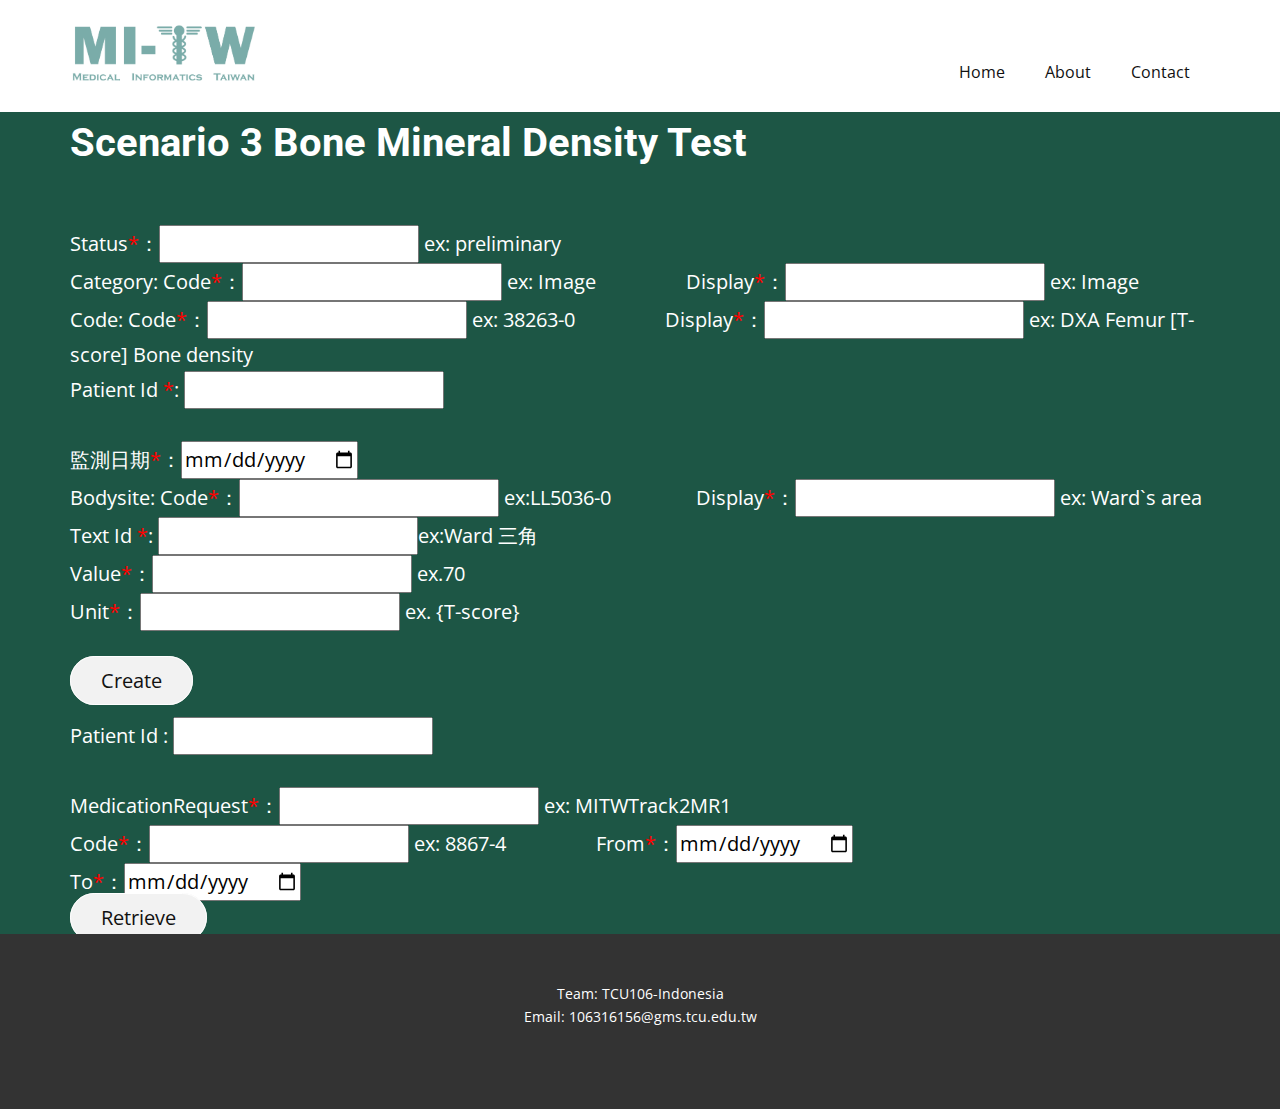
<file: Scenario_4.html>
<!DOCTYPE html>
<html style="font-size: 16px;">
  <head>
    <meta name="viewport" content="width=device-width, initial-scale=1.0">
    <meta charset="utf-8">
    <meta name="keywords" content="Scenario 3​">
    <meta name="description" content="">
    <meta name="page_type" content="np-template-header-footer-from-plugin">
    <title>Scenario_3</title>
    <link rel="stylesheet" href="nicepage.css" media="screen">
<link rel="stylesheet" href="Scenario_3.css" media="screen">
    <script class="u-script" type="text/javascript" src="jquery.js" defer=""></script>
    <script class="u-script" type="text/javascript" src="nicepage.js" defer=""></script>
    <script src="setting.js"></script>
    <script src="HTTP2019.js"></script>
    <script src="FhirJSON_Resource.js"></script>
    <script src="CommonJS.js"></script>
    <meta name="generator" content="Nicepage 3.28.7, nicepage.com">
    <link id="u-theme-google-font" rel="stylesheet" href="https://fonts.googleapis.com/css?family=Roboto:100,100i,300,300i,400,400i,500,500i,700,700i,900,900i|Open+Sans:300,300i,400,400i,600,600i,700,700i,800,800i">
    
    
    <script type="application/ld+json">{
		"@context": "http://schema.org",
		"@type": "Organization",
		"name": "",
		"logo": "images/MITW_logo.png"
}</script>
    <meta name="theme-color" content="#478ac9">
    <meta property="og:title" content="Scenario_3">
    <meta property="og:type" content="website">
  </head>
  <body class="u-body"><header class="u-clearfix u-header u-header" id="sec-9c23"><div class="u-clearfix u-sheet u-valign-middle u-sheet-1">
        <a href="https://nicepage.com" class="u-image u-logo u-image-1" data-image-width="1093" data-image-height="368">
          <img src="images/MITW_logo.png" class="u-logo-image u-logo-image-1">
        </a>
        <nav class="u-menu u-menu-dropdown u-offcanvas u-menu-1">
          <div class="menu-collapse" style="font-size: 1rem; letter-spacing: 0px;">
            <a class="u-button-style u-custom-left-right-menu-spacing u-custom-padding-bottom u-custom-top-bottom-menu-spacing u-nav-link u-text-active-palette-1-base u-text-hover-palette-2-base" href="#">
              <svg><use xmlns:xlink="http://www.w3.org/1999/xlink" xlink:href="#menu-hamburger"></use></svg>
              <svg version="1.1" xmlns="http://www.w3.org/2000/svg" xmlns:xlink="http://www.w3.org/1999/xlink"><defs><symbol id="menu-hamburger" viewBox="0 0 16 16" style="width: 16px; height: 16px;"><rect y="1" width="16" height="2"></rect><rect y="7" width="16" height="2"></rect><rect y="13" width="16" height="2"></rect>
</symbol>
</defs></svg>
            </a>
          </div>
          <div class="u-custom-menu u-nav-container">
            <ul class="u-nav u-unstyled u-nav-1"><li class="u-nav-item"><a class="u-button-style u-nav-link u-text-active-palette-1-base u-text-hover-palette-2-base" href="Home.html" style="padding: 10px 20px;">Home</a>
</li><li class="u-nav-item"><a class="u-button-style u-nav-link u-text-active-palette-1-base u-text-hover-palette-2-base" href="About.html" style="padding: 10px 20px;">About</a>
</li><li class="u-nav-item"><a class="u-button-style u-nav-link u-text-active-palette-1-base u-text-hover-palette-2-base" href="Contact.html" style="padding: 10px 20px;">Contact</a>
</li></ul>
          </div>
          <div class="u-custom-menu u-nav-container-collapse">
            <div class="u-black u-container-style u-inner-container-layout u-opacity u-opacity-95 u-sidenav">
              <div class="u-inner-container-layout u-sidenav-overflow">
                <div class="u-menu-close"></div>
                <ul class="u-align-center u-nav u-popupmenu-items u-unstyled u-nav-2"><li class="u-nav-item"><a class="u-button-style u-nav-link" href="Home.html" style="padding: 10px 20px;">Home</a>
</li><li class="u-nav-item"><a class="u-button-style u-nav-link" href="About.html" style="padding: 10px 20px;">About</a>
</li><li class="u-nav-item"><a class="u-button-style u-nav-link" href="Contact.html" style="padding: 10px 20px;">Contact</a>
</li></ul>
              </div>
            </div>
            <div class="u-black u-menu-overlay u-opacity u-opacity-70"></div>
          </div>
        </nav>
      </div></header>
    <section class="u-clearfix u-custom-color-1 u-section-1" id="sec-8a9f">
      <div class="u-clearfix u-sheet u-sheet-1">
        <h2 class="u-text u-text-default u-text-1">Scenario 3 Bone Mineral Density Test</h2>
        <p style="font-size: 25px;">
          <form id="Observation" name="Observation" style="font-size: 20px;">Status<font  style="color:red">*</font>：<input type="text" id="Measure_Value" name="Measure_Value" style="color:black" min="0"> ex: preliminary<br>
            Category:
            Code<font  style="color:red">*</font>：<input type="text" id="Measure_Value" name="Measure_Value" style="color:black" min="0"> ex: Image &emsp;&emsp;&emsp;&emsp;
            Display<font  style="color:red">*</font>：<input type="text" id="Measure_Value" name="Measure_Value" style="color:black" min="0"> ex: Image<br>
            Code:
            Code<font  style="color:red">*</font>：<input type="text" id="Measure_Value" name="Measure_Value" style="color:black" min="0"> ex: 38263-0 &emsp;&emsp;&emsp;&emsp;
            Display<font  style="color:red">*</font>：<input type="text" id="Measure_Value" name="Measure_Value" style="color:black" min="0"> ex: DXA Femur [T-score] Bone density<br>
            Patient Id <font  style="color:red">*</font>: <input type="text" id="PatientId_Box" name="PatientId_Box" style="color:black" ><br><br>
            監測日期<font  style="color:red">*</font>：<input type="date" id="Effective_Date" name="Effective_Date" style="color:black"><br>
            Bodysite:
            Code<font  style="color:red">*</font>：<input type="text" id="Measure_Value" name="Measure_Value" style="color:black" min="0"> ex:LL5036-0&emsp;&emsp;&emsp;&emsp;
            Display<font  style="color:red">*</font>：<input type="text" id="Measure_Value" name="Measure_Value" style="color:black" min="0"> ex: ​Ward`s area​<br>
            Text Id <font  style="color:red">*</font>: <input type="text" id="PatientId_Box" name="PatientId_Box" style="color:black" >ex:Ward 三角<br>
            
            Value<font  style="color:red">*</font>：<input type="number" id="Measure_Value" name="Measure_Value" style="color:black" min="0"> ex.70 <br>
            Unit<font  style="color:red">*</font>：<input type="text" id="Measure_Value" name="Measure_Value" style="color:black" min="0"> ex. {T-score} <br><br>
          <div>
            <a style="display: inline;" id="Observation" onclick='Submit_Measurement(this,3)' class="u-active-palette-3-base u-border-1 u-border-white u-btn u-btn-round u-button-style u-grey-5 u-hover-palette-3-base u-radius-50 u-text-active-white u-text-body-color u-text-hover-white u-btn-1">Create</a>
         </div>
         </form>
        </p>
        <form id="Observation_Retrieve" name="Observation_Retrieve" style="font-size: 20px;">          <div>
          Patient Id : <input type="text" id="PatientId_Box" name="PatientId_Box" style="color:black" ><br><br>
          MedicationRequest<font  style="color:red">*</font>：<input type="text" id="Measure_Value" name="Measure_Value" style="color:black" min="0"> ex: MITWTrack2MR1<br>
          Code<font  style="color:red">*</font>：<input type="text" id="Measure_Value" name="Measure_Value" style="color:black" min="0"> ex: 8867-4 &emsp;&emsp;&emsp;&emsp;
          From<font  style="color:red">*</font>：<input type="date" id="Effective_Date" name="Effective_Date" style="color:black"><br>
          To<font  style="color:red">*</font>：<input type="date" id="Effective_Date" name="Effective_Date" style="color:black"><br>
          <div>
          <a style="display: inline;" onclick='Retrieve()' class="u-active-palette-3-base u-border-1 u-border-white u-btn u-btn-round u-button-style u-grey-5 u-hover-palette-3-base u-radius-50 u-text-active-white u-text-body-color u-text-hover-white u-btn-1">Retrieve</a>
       </div>
      </form>
        <div id="grid"></div>
      </div>
    </section>
    
    
    <footer class="u-align-center u-clearfix u-footer u-grey-80 u-footer" id="sec-4668"><div class="u-clearfix u-sheet u-sheet-1">
        <p class="u-small-text u-text u-text-variant u-text-1">Team: TCU106-Indonesia<br>Email: 106316156@gms.tcu.edu.tw
        </p>
      </div></footer>
    <section class="u-backlink u-clearfix u-grey-80">
    </section>
    <script>
      //----------------------------------------------------------
      //for : Put new patient for track-2
      //PatientUUID = uuid:c9fe05c1-f723-44ca-994b-36952719df23
      HTTPPutData(FHIRrootURL+"/Patient/MITWTrack2P1", JSON.stringify(Patient_Track_2),manageResponseRet,1)
      HTTPPutData(FHIRrootURL+"/Practitioner/MITWTrack3Pr1", JSON.stringify(Practitioner_Track_3),manageResponseRet,3)
      //HTTPPutData(FHIRrootURL+"/MedicationRequest/MITWTrack2MR1", JSON.stringify(MedicationRequest_Track_3),manageResponseRet,3)

      //----------------------------------------------------------
      //----------------------------------------------------------
      //for : Opening window to create vital-signs data
      function Create(){
        if(document.getElementById("VitalSigns_Type").options[document.getElementById("VitalSigns_Type").selectedIndex].value=="")
        {
          alert("Please select Vital-signs type!");
        }
        else{
          VitalSigns_Code=(document.getElementById("VitalSigns_Type").selectedIndex-1 <= 1)?0:1;
          sessionStorage.setItem("VitalSigns_Type", document.getElementById("VitalSigns_Type").selectedIndex - 1);
          sessionStorage.setItem("VitalSigns_Code", VitalSigns_Code);
          window.open(document.getElementById("VitalSigns_Type").options[document.getElementById("VitalSigns_Type").selectedIndex].value);
        }
      }
      //----------------------------------------------------------
      
      //----------------------------------------------------------
      //for : List vital-signs data of patient
      function Retrieve(){
          document.getElementById("grid").innerHTML = "";
          var strUrl=FHIRrootURL+"/Observation?";

          var thisform = document.getElementById("Observation_Retrieve");
	        var elements = thisform.elements;
          var param=["subject=","based-on=","code=","date=gt","date=lt"]
          var exist=0;
          for(var i=0;i<elements.length;i++){
            if(exist==1){strUrl+="&";}
            if(elements[i].value!=""){
              strUrl+=param[i]+elements[i].value;
              exist= 1;
            }
          }
          HTTPGetData(strUrl, manageResponseRet, 2);
      }
      //----------------------------------------------------------

      //----------------------------------------------------------
      //for : Manage Response from httprequest 
      function manageResponseRet(ret,count) {
        if(ret.total==0){
          document.getElementById("grid").innerHTML = "No data";
          return ;
      }
        if(count==1){
          alert("Patient login success!");
          var patient_Id = sessionStorage.getItem("Patient_Id");
          sessionStorage.setItem("Patient_Id", ret.id);
          document.getElementById("PatientId_Box").value = patient_Id;
        }
        else if(count==2){
          var tbl = document.createElement('table');
          tbl.appendChild(thead = document.createElement('thead'));
          tbl.id="myTable";
          tbl.setAttribute('border', '1');
          thead.appendChild(th = document.createElement('th'));
          th.innerHTML = "Observation Id";
          thead.appendChild(th = document.createElement('th'));
          th.innerHTML = "Effective date";
          thead.appendChild(th = document.createElement('th'));
          th.innerHTML = "Value";
          tbl.appendChild(tbdy = document.createElement('tbody'));
          document.getElementById("grid").appendChild(tbl);
          ret.entry.forEach(entryResource => InsertRow(tbdy,entryResource));
        }
      }
      //----------------------------------------------------------

      //----------------------------------------------------------
      //for : Insert row to grid 
      function InsertRow(tbdy,entryResource){
        var resourceId_Link = document.createElement('a');
        resourceId_Link.setAttribute("onclick", "GoDisplayObs('Observation','"+entryResource.resource.id+"')")
        resourceId_Link.innerHTML = entryResource.resource.id;
        tbdy.appendChild(tr = document.createElement('tr'));
        tr.appendChild(td = document.createElement("td"));
        td.appendChild(resourceId_Link);
        tr.appendChild(td = document.createElement("td"));
        td.innerHTML = entryResource.resource.effectiveDateTime;
        tr.appendChild(td = document.createElement("td"));
        td.innerHTML = entryResource.resource.valueQuantity.value +" "+ entryResource.resource.valueQuantity.unit;
      }
      //----------------------------------------------------------

      //----------------------------------------------------------
      //for : Insert row to grid
      function GoDisplayObs(resourceName,resourceId){
        //sessionStorage.setItem("ScenarioNo", 1);
        //sessionStorage.setItem("resourceName", resourceName);
        //sessionStorage.setItem("resourceId", resourceId);
        //window.open("Display_Observation.html");
        window.open(FHIRrootURL+"/"+resourceName+"/"+resourceId);
      }
      //----------------------------------------------------------

      //----------------------------------------------------------
      //for : Opening window to create vital-signs data
      function VitalSigns_Onchange(){
        document.getElementById("grid").innerHTML = "";
       }
      //----------------------------------------------------------
    </script>

  </body>
</html>
</file>
